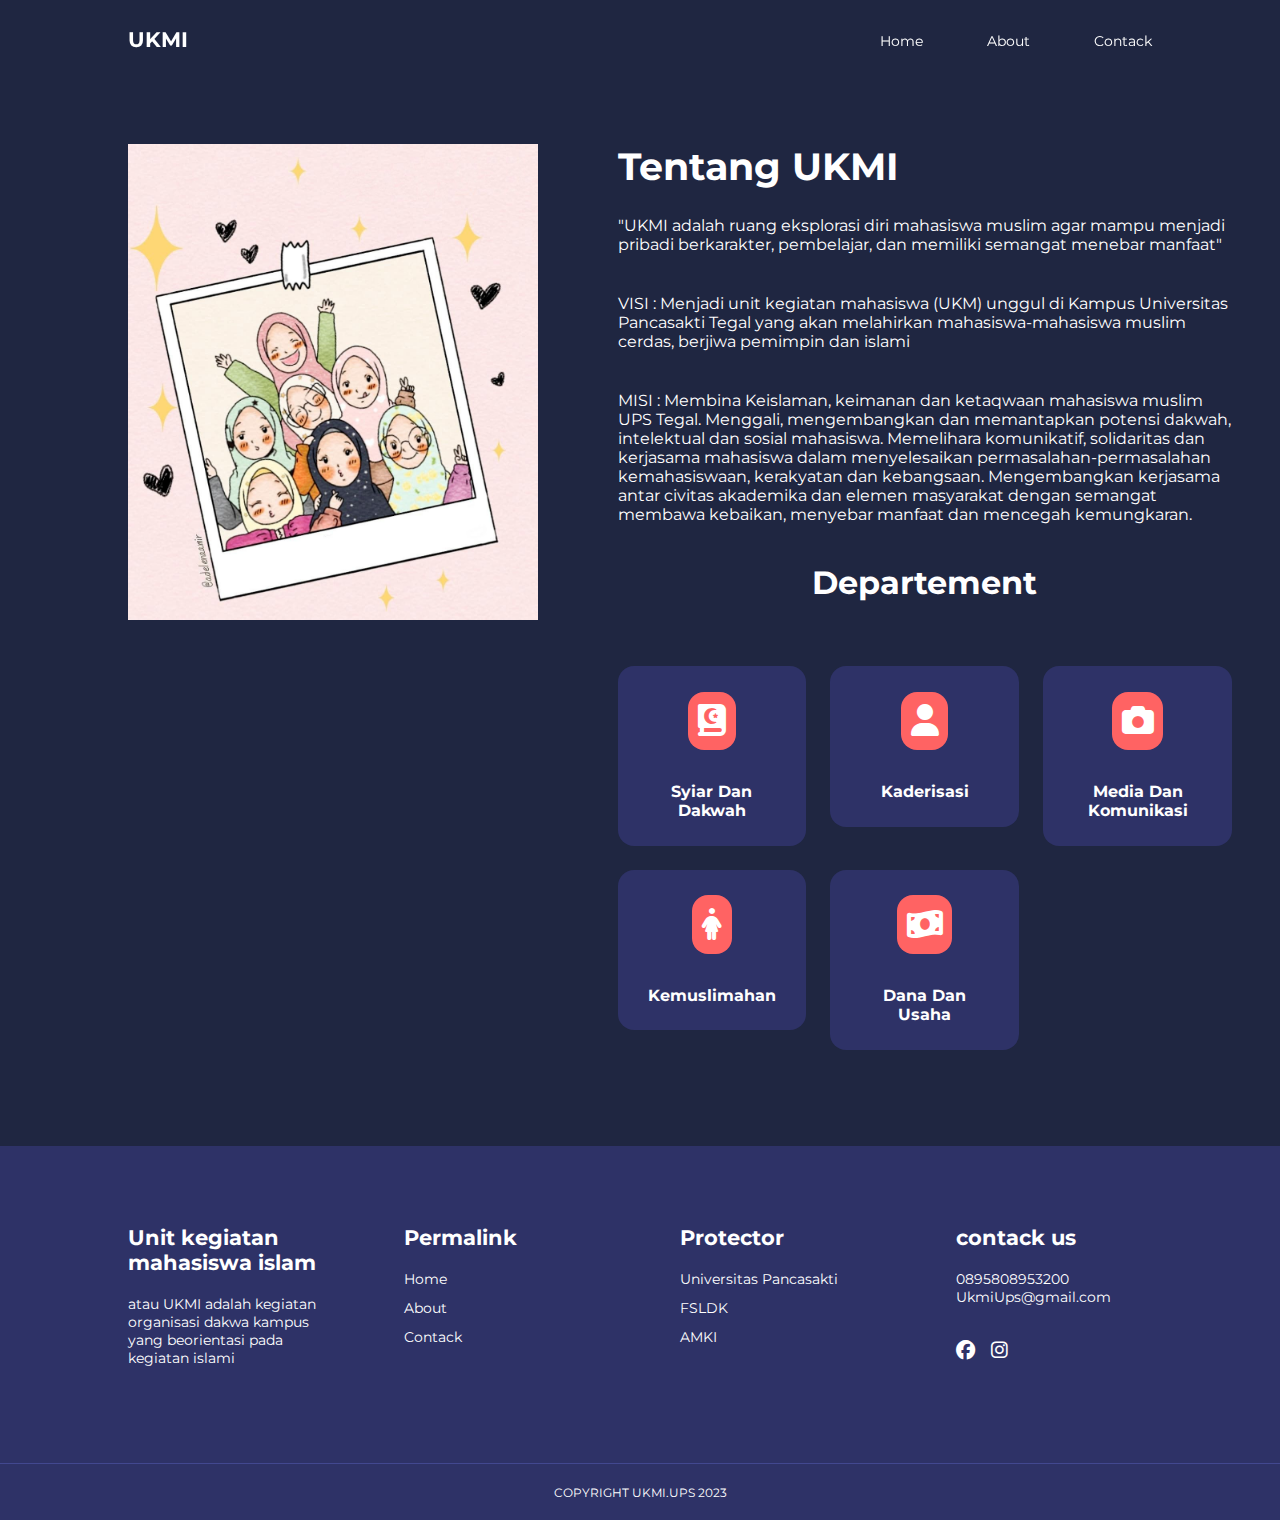
<file: about.html>
<!DOCTYPE html>
<html lang="en">
<head>
    <meta charset="UTF-8">
    <meta http-equiv="X-UA-Compatible" content="IE=edge">
    <meta name="viewport" content="width=device-width, initial-scale=1.0">
    <title>About</title>
    <link rel="stylesheet" href="./css/about.css">
    <link rel="stylesheet" href="./css/index.css">

    <!-- icon browser -->
    <link rel="icon" type="image/png" href="./img/ukmi.png">
    <!-- Untuk Internet Explorer 11 -->
    <link rel="shortcut icon" type="image/x-icon" href="./img/ukmi.ico">

    <!-- font awesome -->
    <link rel="stylesheet" href="https://cdnjs.cloudflare.com/ajax/libs/font-awesome/6.2.1/css/all.min.css">

    <!-- google font(monstsserat) -->
    <link rel="preconnect" href="https://fonts.googleapis.com">
    <link rel="preconnect" href="https://fonts.gstatic.com" crossorigin>
    <link href="https://fonts.googleapis.com/css2?family=Montserrat:wght@300;400;500;600;700;800;900&family=Passions+Conflict&display=swap" rel="stylesheet">

</head>
<body>
    <!-- =================== NAVBAR =================== -->
    <nav>
        <div class="container nav_container">
            <a href="index.html" class="nav-logo"><h4>UKMI</h4></a>
            <ul class="nav_menu">
                <li><a href="./index.html">Home</a></li>
                <li><a href="./about.html">About</a></li>
                <!-- <li><a href="./courses.html">Library</a></li> -->
                <li><a href="./contact.html">Contack</a></li>
            </ul>
            <button id="open-menu-btn"><i class="fa fa-bars"></i></button>
            <button id="close-menu-btn"><i class="fa fa-xmark"></i></button>
        </div>
    </nav>
    <!-- =================== END NAVBAR =================== -->


   <!-- =================== ACHEVMENT =================== -->
    <section class="about_achievements">
        <div class="container about_achievements-container">
            <div class="about_achievements-left">
                <img src="./img/album.png" alt="chibi2">
            </div>
              
            <div class="about_achievements-right">
                <h1>Tentang UKMI</h1>
                <p>"UKMI adalah ruang eksplorasi diri mahasiswa muslim agar mampu menjadi pribadi berkarakter, pembelajar, dan memiliki semangat menebar manfaat"</p>
                <p>
                    VISI : Menjadi unit kegiatan mahasiswa (UKM) unggul di Kampus Universitas Pancasakti Tegal yang akan melahirkan mahasiswa-mahasiswa muslim cerdas, berjiwa pemimpin dan islami
                </p>
                <p>
                    MISI : Membina Keislaman, keimanan dan ketaqwaan mahasiswa muslim UPS Tegal.
                    Menggali, mengembangkan dan memantapkan potensi dakwah, intelektual dan sosial mahasiswa.
                    Memelihara komunikatif, solidaritas dan kerjasama mahasiswa dalam menyelesaikan permasalahan-permasalahan kemahasiswaan, kerakyatan dan kebangsaan.
                    Mengembangkan kerjasama antar civitas akademika dan elemen masyarakat dengan semangat membawa kebaikan, menyebar manfaat dan mencegah kemungkaran.
                </p>

                <h2>Departement</h2>
                <a href="https://docs.google.com/forms/d/e/1FAIpQLSdmEU30zT59FjVkHE2YP4NYeH_ASYHn2OCoiwUHvZ9Fgi8-bg/viewform"><div class="achievements_cards">
                    <article class="achievement_card">
                        <span class="acievements_icon"><i class="fa-solid fa-book-quran"></i></span>
                        <h4>Syiar Dan Dakwah</h4>
                    </article>
                </a>
                <a href="https://docs.google.com/forms/d/e/1FAIpQLSdmEU30zT59FjVkHE2YP4NYeH_ASYHn2OCoiwUHvZ9Fgi8-bg/viewform">
                    <article class="achievement_card">
                        <span class="acievements_icon"><i class="fa-solid fa-user"></i></span>
                        <h4>Kaderisasi</h4>
                    </article>
                </a>

                <a href="https://docs.google.com/forms/d/e/1FAIpQLSdmEU30zT59FjVkHE2YP4NYeH_ASYHn2OCoiwUHvZ9Fgi8-bg/viewform">
                    <article class="achievement_card">
                        <span class="acievements_icon"><i class="fa-solid fa-camera"></i></span>
                        <h4>Media Dan Komunikasi</h4>
                    </article></a>
                </a>

                <a href="https://docs.google.com/forms/d/e/1FAIpQLSdmEU30zT59FjVkHE2YP4NYeH_ASYHn2OCoiwUHvZ9Fgi8-bg/viewform">
                    <article class="achievement_card">
                        <span class="acievements_icon"><i class="fa-solid fa-person-dress"></i></span>
                        <h4>Kemuslimahan</h4>
                        <div class="deskripsi">
                    </article>
                </a>

                <a href="https://docs.google.com/forms/d/e/1FAIpQLSdmEU30zT59FjVkHE2YP4NYeH_ASYHn2OCoiwUHvZ9Fgi8-bg/viewform">
                    <article class="achievement_card">
                        <span class="acievements_icon"><i class="fa-solid fa-money-bill-wave"></i></span>
                        <h4>Dana Dan Usaha</h4>
                    </article>
                </a>
                </div>
            </div>
        </div>
    </section>
    <!-- =================== END ACHIEVMEN =================== -->


    <!-- =================== FUTER ================== -->
    <footer>
        <div class="container footer_container">
            <div class="footer_1">
                <a href="" class="permalink"><h4>Unit kegiatan mahasiswa islam</h4></a>
                <p>atau UKMI adalah kegiatan organisasi dakwa kampus yang beorientasi pada kegiatan islami</p>
            </div>

            <div class="footer_2">
                <h4>Permalink</h4>
                <ul class="permalink">
                    <li><a href="index.html">Home</a></li>
                    <li><a href="about.html">About</a></li>
                    <!-- <li><a href="courses.html">Library</a></li> -->
                    <li><a href="contact.html">Contack</a></li>
                </ul>
            </div>

            <div class="footer_3">
                <h4>Protector</h4>
                <ul class="privacy">
                    <li><a href="https://www.upstegal.ac.id/">Universitas Pancasakti</a></li>
                    <li><a href="#">FSLDK</a></li>
                    <li><a href="https://amki.ac.id/">AMKI</a></li>
                </ul>
            </div>

            <div class="footer_4">
                <h4>contack us</h4>
                 <div>
                    <p>0895808953200</p>
                    <p>UkmiUps@gmail.com</p>
                 </div>

                 <ul class="footer_social">
                    <li>
                        <a href="https://www.facebook.com/share/g/qALXRLtwiM9miQgi/"><i class="fa-brands fa-facebook"></i></a>
                    </li>
                    <li>
                        <a href="https://www.instagram.com/ukmi_upstegal?utm_source=ig_web_button_share_sheet&igsh=ZDNlZDc0MzIxNw=="><i class="fa-brands fa-instagram"></i></a>
                    </li>                  
            </div>
        </div>
        <div class="footer_copyright">
            <small>COPYRIGHT UKMI.UPS 2023</small>
        </div>
    </footer>
<script src="index.js"></script>
</body>
</html>
</file>
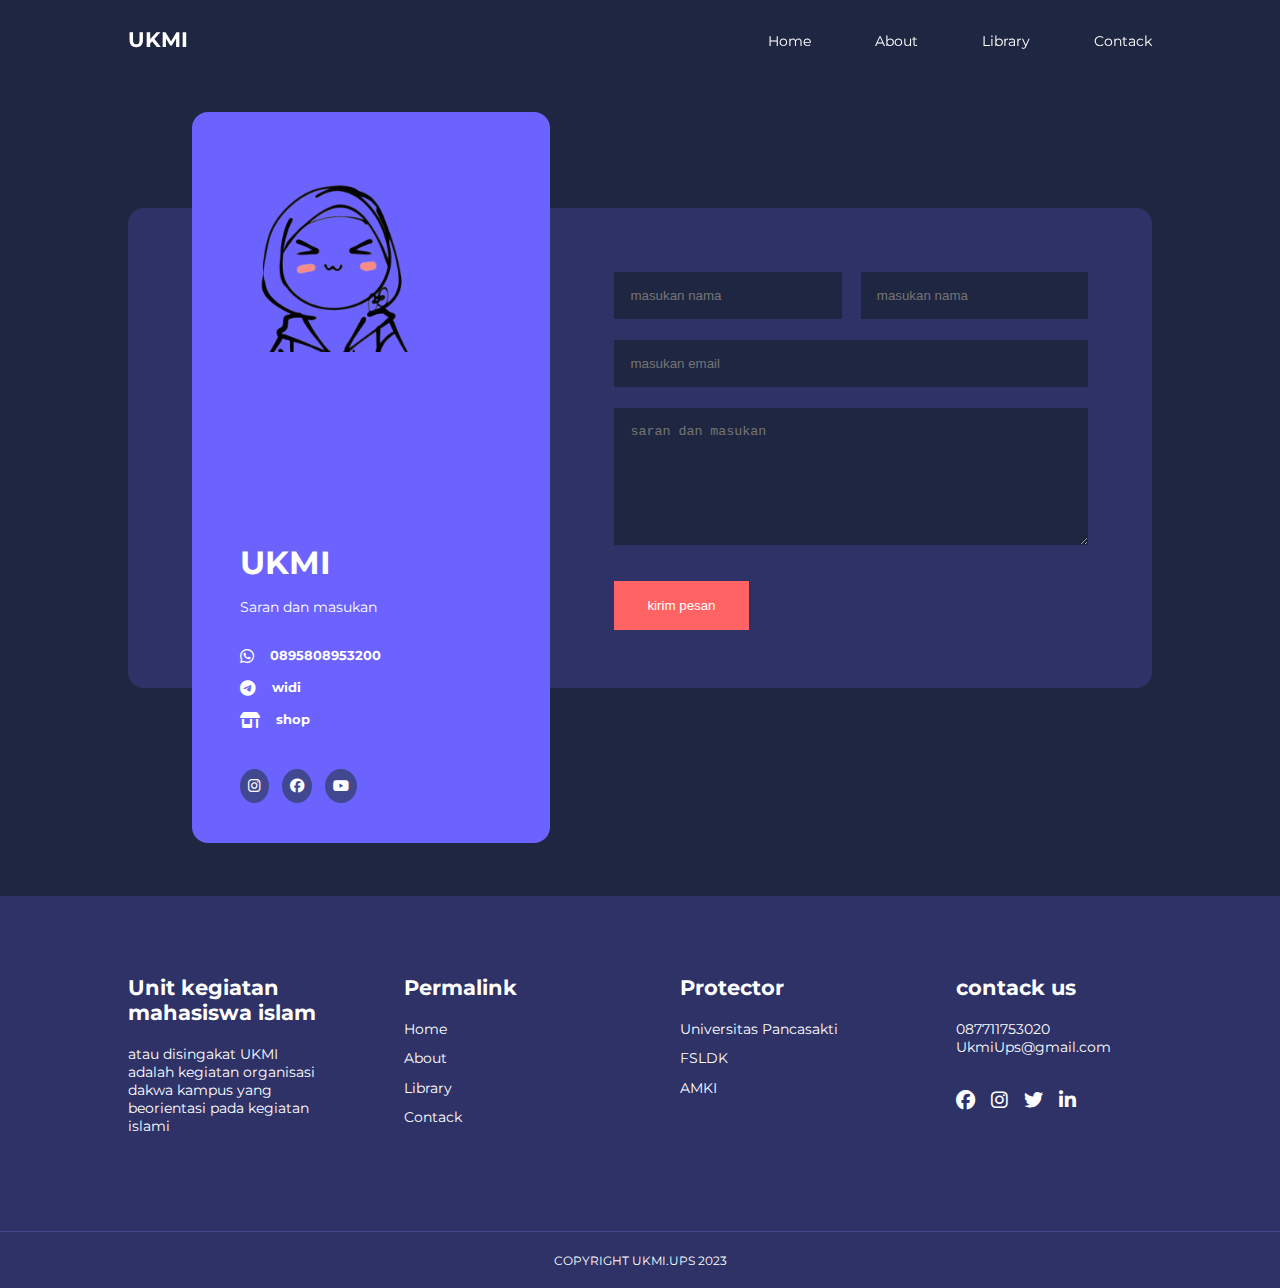
<file: contact.html>
<!DOCTYPE html>
<html lang="en">
<head>
    <meta charset="UTF-8">
    <meta http-equiv="X-UA-Compatible" content="IE=edge">
    <meta name="viewport" content="width=device-width, initial-scale=1.0">
    <title>Home</title>
    <link rel="stylesheet" href="./css/index.css">
    <link rel="stylesheet" href="./css/contact.css">

    <!-- font awesome -->
    <link rel="stylesheet" href="https://cdnjs.cloudflare.com/ajax/libs/font-awesome/6.2.1/css/all.min.css">

    <!-- google font(monstsserat) -->
    <link rel="preconnect" href="https://fonts.googleapis.com">
    <link rel="preconnect" href="https://fonts.gstatic.com" crossorigin>
    <link href="https://fonts.googleapis.com/css2?family=Montserrat:wght@300;400;500;600;700;800;900&family=Passions+Conflict&display=swap" rel="stylesheet">

</head>
<body>
    <!-- =================== NAVBAR =================== -->
    <nav>
        <div class="container nav_container">
            <a href="index.html" class="nav-logo"><h4>UKMI</h4></a>
            <ul class="nav_menu">
                <li><a href="./index.html">Home</a></li>
                <li><a href="./about.html">About</a></li>
                <li><a href="./courses.html">Library</a></li>
                <li><a href="./contact.html">Contack</a></li>
            </ul>
            <button id="open-menu-btn"><i class="fa fa-bars"></i></button>
            <button id="close-menu-btn"><i class="fa fa-xmark"></i></button>
        </div>
    </nav>
    <!-- =================== END NAVBAR =================== -->


    <section class="contact">
        <div class="container contact_container">
            <aside class="contact_aside">
                <div class="aside_img">
                    <img src="./img/contak-removebg-preview.png" alt="">
                </div>
                <h2>UKMI</h2>
                <p>Saran dan masukan</p>
                <ul class="contact_details">
                    <li>
                        <i class="fa-brands fa-whatsapp"></i>
                        <h5>0895808953200</h5>
                    </li>
                    <li>
                        <i class="fa-brands fa-telegram"></i>
                        <h5>widi</h5>
                    </li>
                    <li>
                        <i class="fa-solid fa-shop"></i>
                        <h5>shop</h5>
                    </li>
                </ul>
                <ul class="contact_socials">
                    <li><a href="#"><i class="fa-brands fa-instagram"></i></a></li>
                    <li><a href="#"><i class="fa-brands fa-facebook"></i></a></li>
                    <li><a href="#"><i class="fa-brands fa-youtube"></i></a></li>
                </ul>
            </aside>



            <form class="contact_form">
                <div class="form_name">
                    <input type="text" name="Frish Name" placeholder="masukan nama" required>
                    <input type="text" name="Last Name" placeholder="masukan nama" required>
                </div>
                <input type="email" name="Email Address" placeholder="masukan email" required>
                <textarea name="Massage" rows="7" placeholder="saran dan masukan" required></textarea>
                <button type="submit" class="btn btn-primary">kirim pesan</button>
            </form>
        </div>
    </section>

        <!-- =================== FUTER ================== -->
        <footer>
            <div class="container footer_container">
                <div class="footer_1">
                    <a href="" class="permalink"><h4>Unit kegiatan mahasiswa islam</h4></a>
                    <p>atau disingakat UKMI adalah kegiatan organisasi dakwa kampus yang beorientasi pada kegiatan islami</p>
                </div>
    
                <div class="footer_2">
                    <h4>Permalink</h4>
                    <ul class="permalink">
                        <li><a href="index.html">Home</a></li>
                        <li><a href="about.html">About</a></li>
                        <li><a href="courses.html">Library</a></li>
                        <li><a href="contact.html">Contack</a></li>
                    </ul>
                </div>
    
                <div class="footer_3">
                    <h4>Protector</h4>
                    <ul class="privacy">
                        <li><a href="https://www.upstegal.ac.id/">Universitas Pancasakti</a></li>
                        <li><a href="#">FSLDK</a></li>
                        <li><a href="https://amki.ac.id/">AMKI</a></li>
                    </ul>
                </div>
    
                <div class="footer_4">
                    <h4>contack us</h4>
                     <div>
                        <p>087711753020</p>
                        <p>UkmiUps@gmail.com</p>
                     </div>
    
                     <ul class="footer_social">
                        <li>
                            <a href=""><i class="fa-brands fa-facebook"></i></a>
                        </li>
                        <li>
                            <a href=""><i class="fa-brands fa-instagram"></i></a>
                        </li>
                        <li>
                            <a href=""><i class="fa-brands fa-twitter"></i></a>
                        </li>
                        <li>
                            <a href=""><i class="fa-brands fa-linkedin-in"></i></a>
                        </li>
                     </ul>                  
                </div>
            </div>
            <div class="footer_copyright">
                <small>COPYRIGHT UKMI.UPS 2023</small>
            </div>
        </footer>
    <script src="index.js"></script>
    </body>
    </html>
</file>
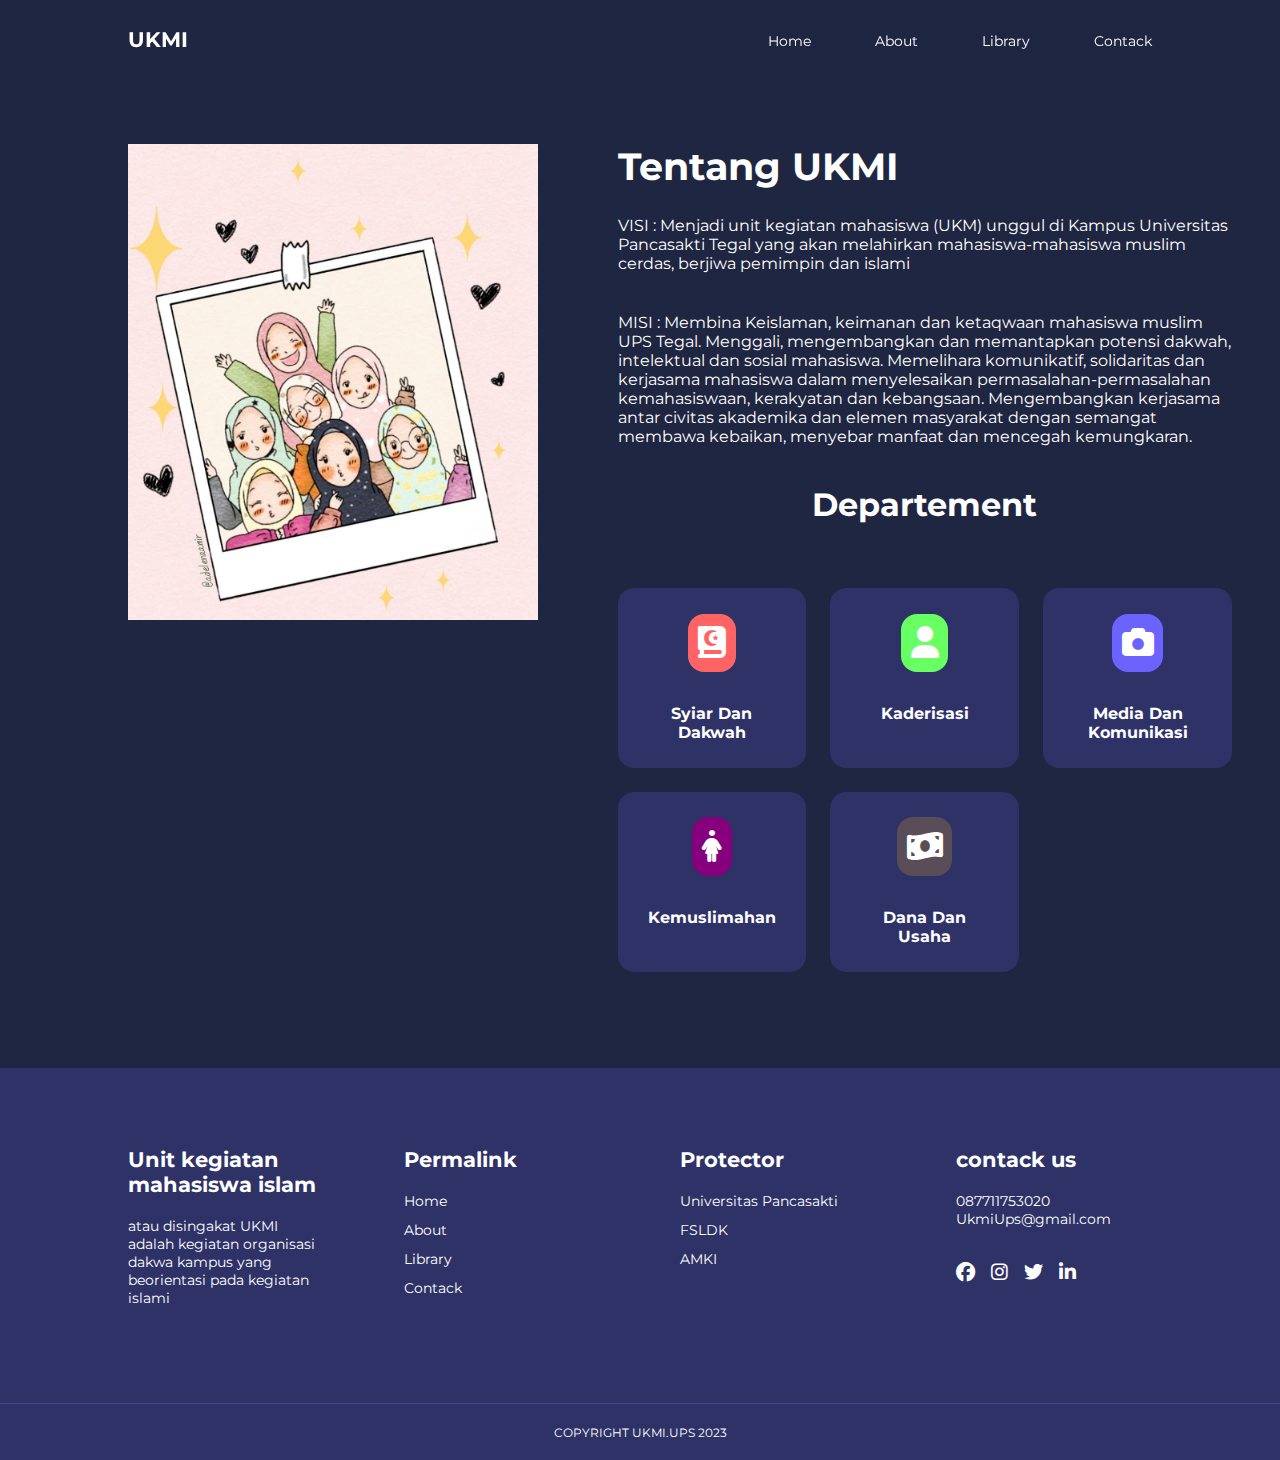
<file: cooba.html>
<!DOCTYPE html>
<html lang="en">
<head>
    <meta charset="UTF-8">
    <meta http-equiv="X-UA-Compatible" content="IE=edge">
    <meta name="viewport" content="width=device-width, initial-scale=1.0">
    <title>Home</title>
    <link rel="stylesheet" href="../css/index.css">
    <link rel="stylesheet" href="./css/about.css">

    <!-- icon browser -->
    <link rel="icon" type="image/png" href="./img/ukmi.png">
    <!-- Untuk Internet Explorer 11 -->
    <link rel="shortcut icon" type="image/x-icon" href="./img/ukmi.ico">

    <!-- font awesome -->
    <link rel="stylesheet" href="https://cdnjs.cloudflare.com/ajax/libs/font-awesome/6.2.1/css/all.min.css">

    <!-- google font(monstsserat) -->
    <link rel="preconnect" href="https://fonts.googleapis.com">
    <link rel="preconnect" href="https://fonts.gstatic.com" crossorigin>
    <link href="https://fonts.googleapis.com/css2?family=Montserrat:wght@300;400;500;600;700;800;900&family=Passions+Conflict&display=swap" rel="stylesheet">

    <!-- swiper js -->
    <link
  rel="stylesheet" href="https://cdn.jsdelivr.net/npm/swiper@9/swiper-bundle.min.css"/>
</head>
<body>
    <!-- =================== NAVBAR =================== -->
    <nav>
        <div class="container nav_container">
            <a href="index.html" class="nav-logo"><h4>UKMI</h4></a>
            <ul class="nav_menu">
                <li><a href="./index.html">Home</a></li>
                <li><a href="./about.html">About</a></li>
                <li><a href="./courses.html">Library</a></li>
                <li><a href="./contact.html">Contack</a></li>
            </ul>
            <button id="open-menu-btn"><i class="fa fa-bars"></i></button>
            <button id="close-menu-btn"><i class="fa fa-xmark"></i></button>
        </div>
    </nav>
    <!-- =================== END NAVBAR =================== -->


   <!-- =================== ACHEVMENT =================== -->
    <section class="about_achievements">
        <div class="container about_achievements-container">
            <div class="about_achievements-left">
                <img src="./img/album.png" alt="chibi2">
            </div>
            <div class="about_achievements-right">
                <h1>Tentang UKMI</h1>
                <p>
                    VISI : Menjadi unit kegiatan mahasiswa (UKM) unggul di Kampus Universitas Pancasakti Tegal yang akan melahirkan mahasiswa-mahasiswa muslim cerdas, berjiwa pemimpin dan islami
                </p>
                <p>
                    MISI : Membina Keislaman, keimanan dan ketaqwaan mahasiswa muslim UPS Tegal.
                    Menggali, mengembangkan dan memantapkan potensi dakwah, intelektual dan sosial mahasiswa.
                    Memelihara komunikatif, solidaritas dan kerjasama mahasiswa dalam menyelesaikan permasalahan-permasalahan kemahasiswaan, kerakyatan dan kebangsaan.
                    Mengembangkan kerjasama antar civitas akademika dan elemen masyarakat dengan semangat membawa kebaikan, menyebar manfaat dan mencegah kemungkaran.
                </p>

                <h2>Departement</h2>
                <div class="achievements_cards">
                    <article class="achievement_card">
                        <span class="acievements_icon"><i class="fa-solid fa-book-quran"></i></span>
                        <h4>Syiar Dan Dakwah</h4>
                        <div class="deskripsi">
                            <p>Syiar dan dakwah adalah Departement yang lebih fokus untuk mengajak kepada umat islam untuk lebih mendakatkan diri kepada Allah dalam bentuk pengetahuan dan hiburan</p>
                            <p>Benefit :</p>
                            <p>- pengetahuan keagamaan <br>
                            - relasi dengan orang berilmu <br>
                            - menguasai seni islami</p>
                        </div>
                    </article>

                    <article class="achievement_card">
                        <span class="acievements_icon"><i class="fa-solid fa-user"></i></span>
                        <h4>Kaderisasi</h4>
                        <div class="deskripsi">
                            <p>Kaderisasi adalah Departement yang fokus untuk membina para kader dalam sebuah oraganisasi</p>
                            <p>Benefit :</p>
                            <p>- publick speaking <br>
                            - skill yang dapat di gunakan di luar organisasi <br>
                            - menagement anggota</p>
                        </div>
                    </article>

                    <article class="achievement_card">
                        <span class="acievements_icon"><i class="fa-solid fa-camera"></i></span>
                        <h4>Media Dan Komunikasi</h4>
                        <div class="deskripsi">
                            <p>Media dan komunikasi adalah departement yang bergerak dalam bidang fotografy dan editing selain itu medkom juga bergerak untuk menjalin komunikasi dalam dunia maya</p>
                            <p>Benefit :</p>
                            <p>- basic skill editing <br>
                            - basic skill fotografy <br>
                            - content creator inspiration</p>
                        </div>
                    </article>

                    <article class="achievement_card">
                        <span class="acievements_icon"><i class="fa-solid fa-person-dress"></i></span>
                        <h4>Kemuslimahan</h4>
                        <div class="deskripsi">
                            <p>Kemuslimahan adalah departement paling spesial diantara yang lainya karena hanya berisi perempuan, departement ini fokus untuk meningkatkan basic skill perempuan</p>
                            <p>Benefit :</p>
                            <p>- soft skill perempuan<br>
                            - relasi antar perempuan <br>
                            - pengetahuan tentang perempuan</p>
                        </div>
                    </article>

                    <article class="achievement_card">
                        <span class="acievements_icon"><i class="fa-solid fa-money-bill-wave"></i></span>
                        <h4>Dana Dan Usaha</h4>
                        <div class="deskripsi">
                            <p>Dana dan usaha adalah departement yang bergerak dalam bidang kewirausahaan</p>
                            <p>Benefit :</p>
                            <p>- ide bisnis <br>
                            - skill kewirausahaan <br>
                            - menejement keuangan dan resiko</p>
                        </div>
                    </article>

                </div>
            </div>
        </div>
    </section>
    <!-- =================== END ACHIEVMEN =================== -->


    <!-- =================== FUTER ================== -->
    <footer>
        <div class="container footer_container">
            <div class="footer_1">
                <a href="" class="permalink"><h4>Unit kegiatan mahasiswa islam</h4></a>
                <p>atau disingakat UKMI adalah kegiatan organisasi dakwa kampus yang beorientasi pada kegiatan islami</p>
            </div>

            <div class="footer_2">
                <h4>Permalink</h4>
                <ul class="permalink">
                    <li><a href="index.html">Home</a></li>
                    <li><a href="about.html">About</a></li>
                    <li><a href="courses.html">Library</a></li>
                    <li><a href="contact.html">Contack</a></li>
                </ul>
            </div>

            <div class="footer_3">
                <h4>Protector</h4>
                <ul class="privacy">
                    <li><a href="https://www.upstegal.ac.id/">Universitas Pancasakti</a></li>
                    <li><a href="#">FSLDK</a></li>
                    <li><a href="https://amki.ac.id/">AMKI</a></li>
                </ul>
            </div>

            <div class="footer_4">
                <h4>contack us</h4>
                 <div>
                    <p>087711753020</p>
                    <p>UkmiUps@gmail.com</p>
                 </div>

                 <ul class="footer_social">
                    <li>
                        <a href=""><i class="fa-brands fa-facebook"></i></a>
                    </li>
                    <li>
                        <a href=""><i class="fa-brands fa-instagram"></i></a>
                    </li>
                    <li>
                        <a href=""><i class="fa-brands fa-twitter"></i></a>
                    </li>
                    <li>
                        <a href=""><i class="fa-brands fa-linkedin-in"></i></a>
                    </li>
                 </ul>                  
            </div>
        </div>
        <div class="footer_copyright">
            <small>COPYRIGHT UKMI.UPS 2023</small>
        </div>
    </footer>
<script src="index.js"></script>
</body>
</html>
</file>
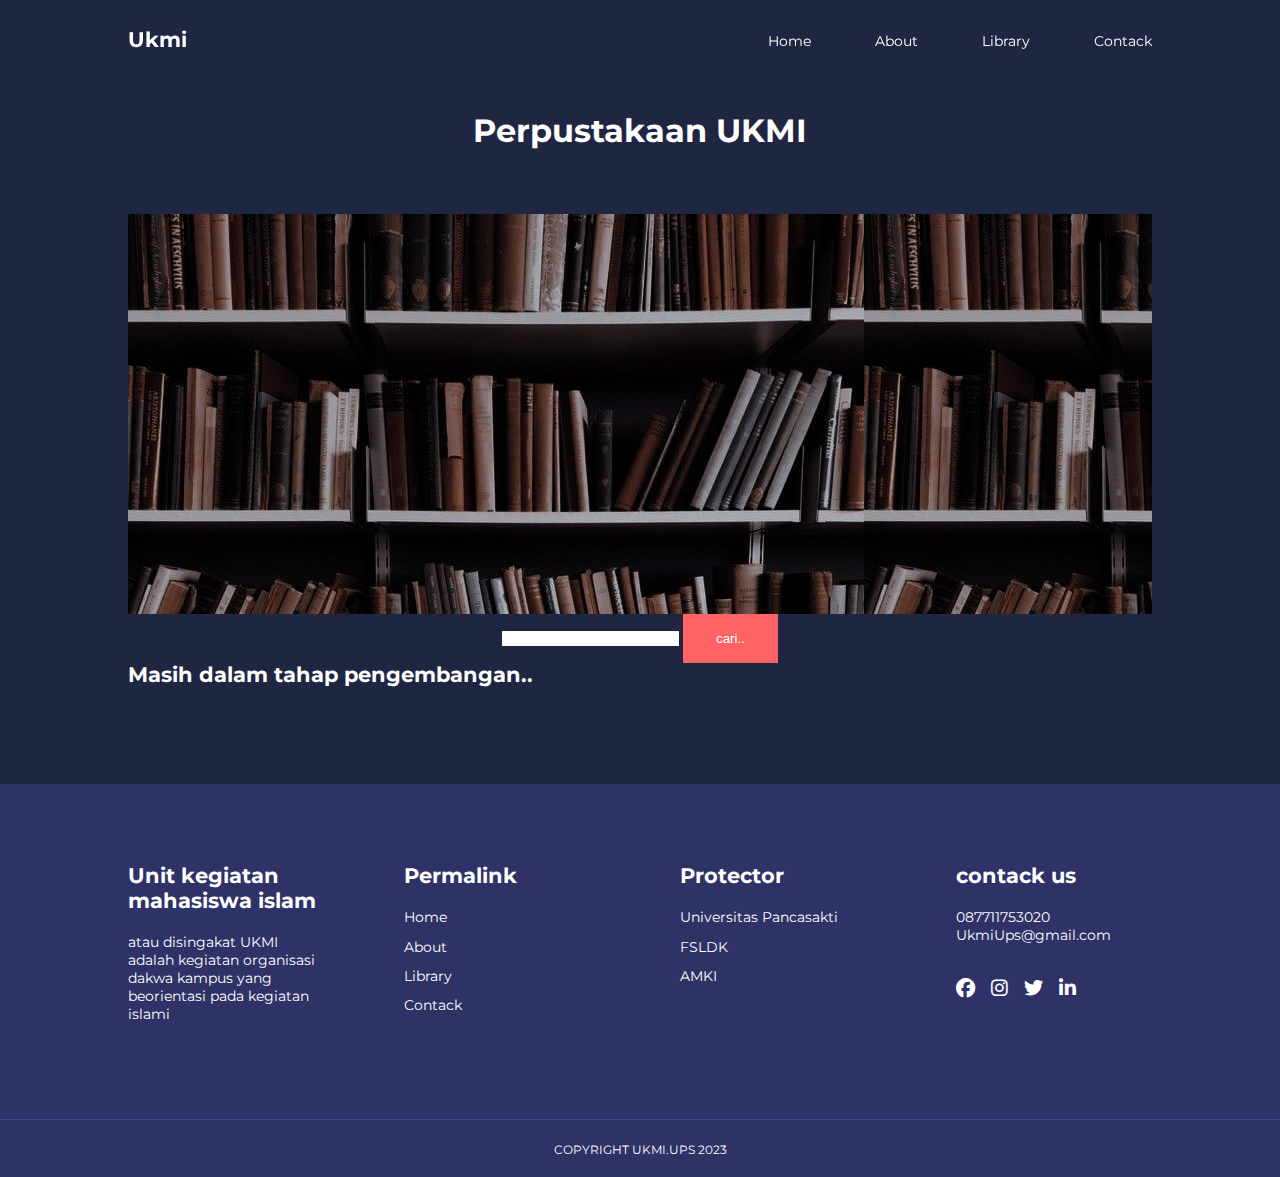
<file: courses.html>
<!DOCTYPE html>
<html lang="en">
<head>
    <meta charset="UTF-8">
    <meta http-equiv="X-UA-Compatible" content="IE=edge">
    <meta name="viewport" content="width=device-width, initial-scale=1.0">
    <title>Home</title>
    <link rel="stylesheet" href="./css/index.css">
    <link rel="stylesheet" href="./css/courses.css">

    <!-- font awesome -->
    <link rel="stylesheet" href="https://cdnjs.cloudflare.com/ajax/libs/font-awesome/6.2.1/css/all.min.css">

    <!-- google font(monstsserat) -->
    <link rel="preconnect" href="https://fonts.googleapis.com">
    <link rel="preconnect" href="https://fonts.gstatic.com" crossorigin>
    <link href="https://fonts.googleapis.com/css2?family=Montserrat:wght@300;400;500;600;700;800;900&family=Passions+Conflict&display=swap" rel="stylesheet">

    <!-- swiper js -->
    <link
  rel="stylesheet" href="https://cdn.jsdelivr.net/npm/swiper@9/swiper-bundle.min.css"/>
</head>
<body>
    <!-- =================== NAVBAR =================== -->
    <nav>
        <div class="container nav_container">
            <a href="index.html" class="nav-logo"><h4>Ukmi</h4></a>
            <ul class="nav_menu">
                <li><a href="./index.html">Home</a></li>
                <li><a href="./about.html">About</a></li>
                <li><a href="./courses.html">Library</a></li>
                <li><a href="./contact.html">Contack</a></li>
            </ul>
            <button id="open-menu-btn"><i class="fa fa-bars"></i></button>
            <button id="close-menu-btn"><i class="fa fa-xmark"></i></button>
        </div>
    </nav>
    <!-- =================== END NAVBAR =================== -->



        <!-- =================== LIBRARY ================== -->
        <section class="library">
            <div class="container library_container">
                <h2>Perpustakaan UKMI</h2>
                <div class="library_img">
                    <div class="library_text">
                        <h3></h3>
                        <p></p>
                    </div>
                </div>
                <div class="search">
                    <input type="text" name="buku" id="search_text" >
                    <button type="submit" id="entok" class="btn btn-primary">cari..</button>
                </div>

                <div id="ilb_content" class="library_content">
                    <h4>Masih dalam tahap pengembangan..</h4>
                    <!-- <div class="popup-container">
                        <div class="popup-content">
                          <h2>Buku Favorit</h2>
                          <div class="book">
                            <img src="book-image.jpg" alt="Book Image">
                            <div class="book-info">
                              <h3>Judul Buku</h3>
                              <p>Deskripsi singkat tentang buku ini.</p>
                            </div>
                          </div>
                          <button class="close-btn">Tutup</button>
                        </div>
                      </div>
                </div> -->
            </div> 
        </section>
    
        <!-- =================== END LIBDRARY ================== -->









    
       


        <!-- =================== FUTER ================== -->
        <footer>
            <div class="container footer_container">
                <div class="footer_1">
                    <a href="" class="permalink"><h4>Unit kegiatan mahasiswa islam</h4></a>
                    <p>atau disingakat UKMI adalah kegiatan organisasi dakwa kampus yang beorientasi pada kegiatan islami</p>
                </div>
    
                <div class="footer_2">
                    <h4>Permalink</h4>
                    <ul class="permalink">
                        <li><a href="index.html">Home</a></li>
                        <li><a href="about.html">About</a></li>
                        <li><a href="courses.html">Library</a></li>
                        <li><a href="contact.html">Contack</a></li>
                    </ul>
                </div>
    
                <div class="footer_3">
                    <h4>Protector</h4>
                    <ul class="privacy">
                        <li><a href="https://www.upstegal.ac.id/">Universitas Pancasakti</a></li>
                        <li><a href="#">FSLDK</a></li>
                        <li><a href="https://amki.ac.id/">AMKI</a></li>
                    </ul>
                </div>
    
                <div class="footer_4">
                    <h4>contack us</h4>
                     <div>
                        <p>087711753020</p>
                        <p>UkmiUps@gmail.com</p>
                     </div>
    
                     <ul class="footer_social">
                        <li>
                            <a href=""><i class="fa-brands fa-facebook"></i></a>
                        </li>
                        <li>
                            <a href=""><i class="fa-brands fa-instagram"></i></a>
                        </li>
                        <li>
                            <a href=""><i class="fa-brands fa-twitter"></i></a>
                        </li>
                        <li>
                            <a href=""><i class="fa-brands fa-linkedin-in"></i></a>
                        </li>
                     </ul>                  
                </div>
            </div>
            <div class="footer_copyright">
                <small>COPYRIGHT UKMI.UPS 2023</small>
            </div>
        </footer>
    <!-- Jquery -->
    <script src="https://code.jquery.com/jquery-3.6.4.js" integrity="sha256-a9jBBRygX1Bh5lt8GZjXDzyOB+bWve9EiO7tROUtj/E=" crossorigin="anonymous"></script>
    <script src="index.js"></script>
    </body>
    </html>
</file>
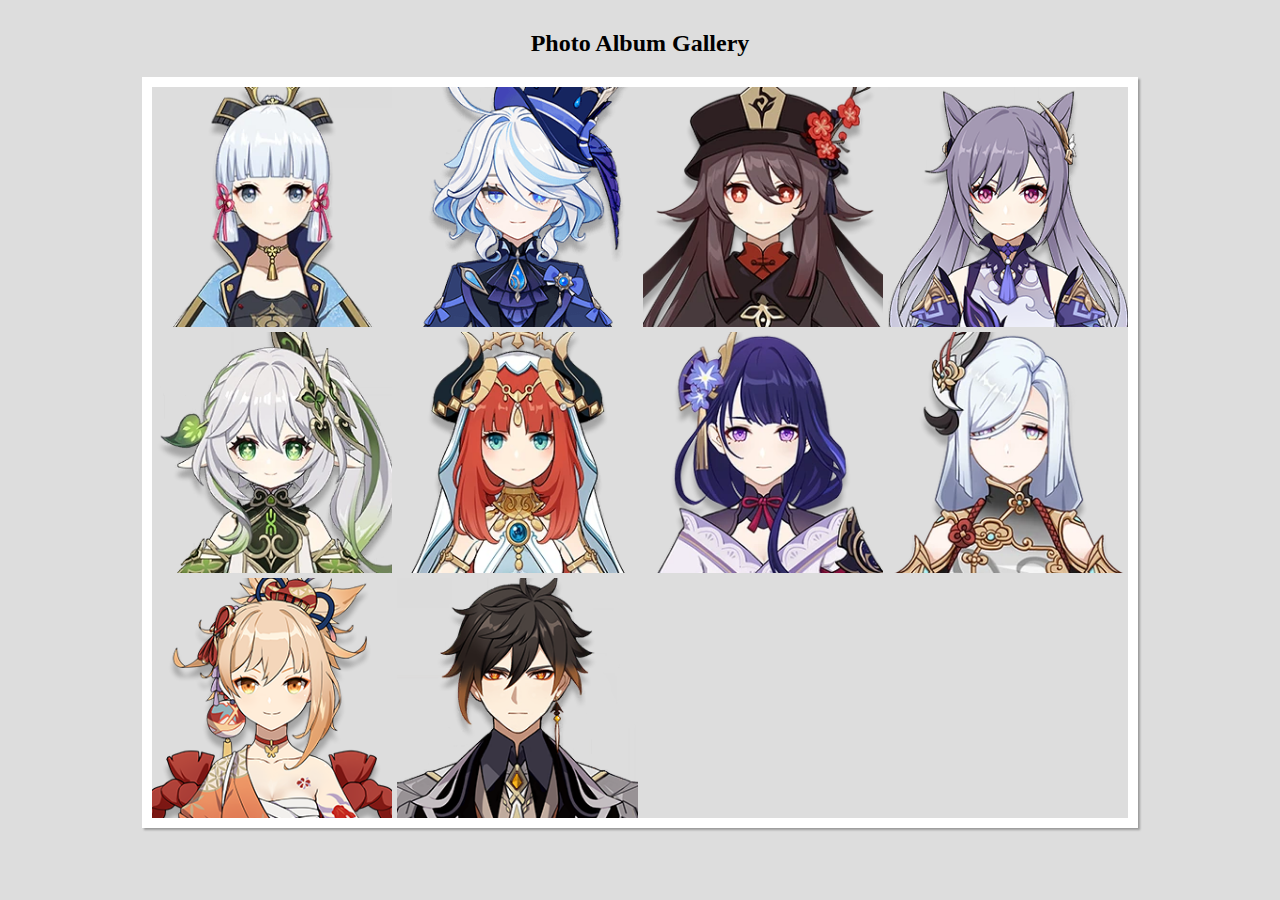
<file: sub/coba.html>
<!DOCTYPE html>
<html lang="en">
<head>
    <meta charset="UTF-8">
    <meta name="viewport" content="width=device-width, initial-scale=1.0">
    <title>Photo Album Gallery</title>
    <link rel="stylesheet" href="./css/coba.css">
</head>
<body>

    <h2>Photo Album Gallery</h2>

    <div class="container">
        <ul class="galery">
            <li><img src="../img/ayaka.webp" alt=""></li>
            <li><img src="../img/furina.png" alt=""></li>
            <li><img src="../img/hutao.webp" alt=""></li>
            <li><img src="../img/keqing.webp" alt=""></li>
            <li><img src="../img/nahida.webp" alt=""></li>
            <li><img src="../img/nilou.webp" alt=""></li>
            <li><img src="../img/raiden.webp" alt=""></li>
            <li><img src="../img/senhe.webp" alt=""></li>
            <li><img src="../img/yoimiya.png" alt=""></li>
            <li><img src="../img/zongli.png" alt=""></li>
        </ul>
    </div>

</body>
</html>
</file>
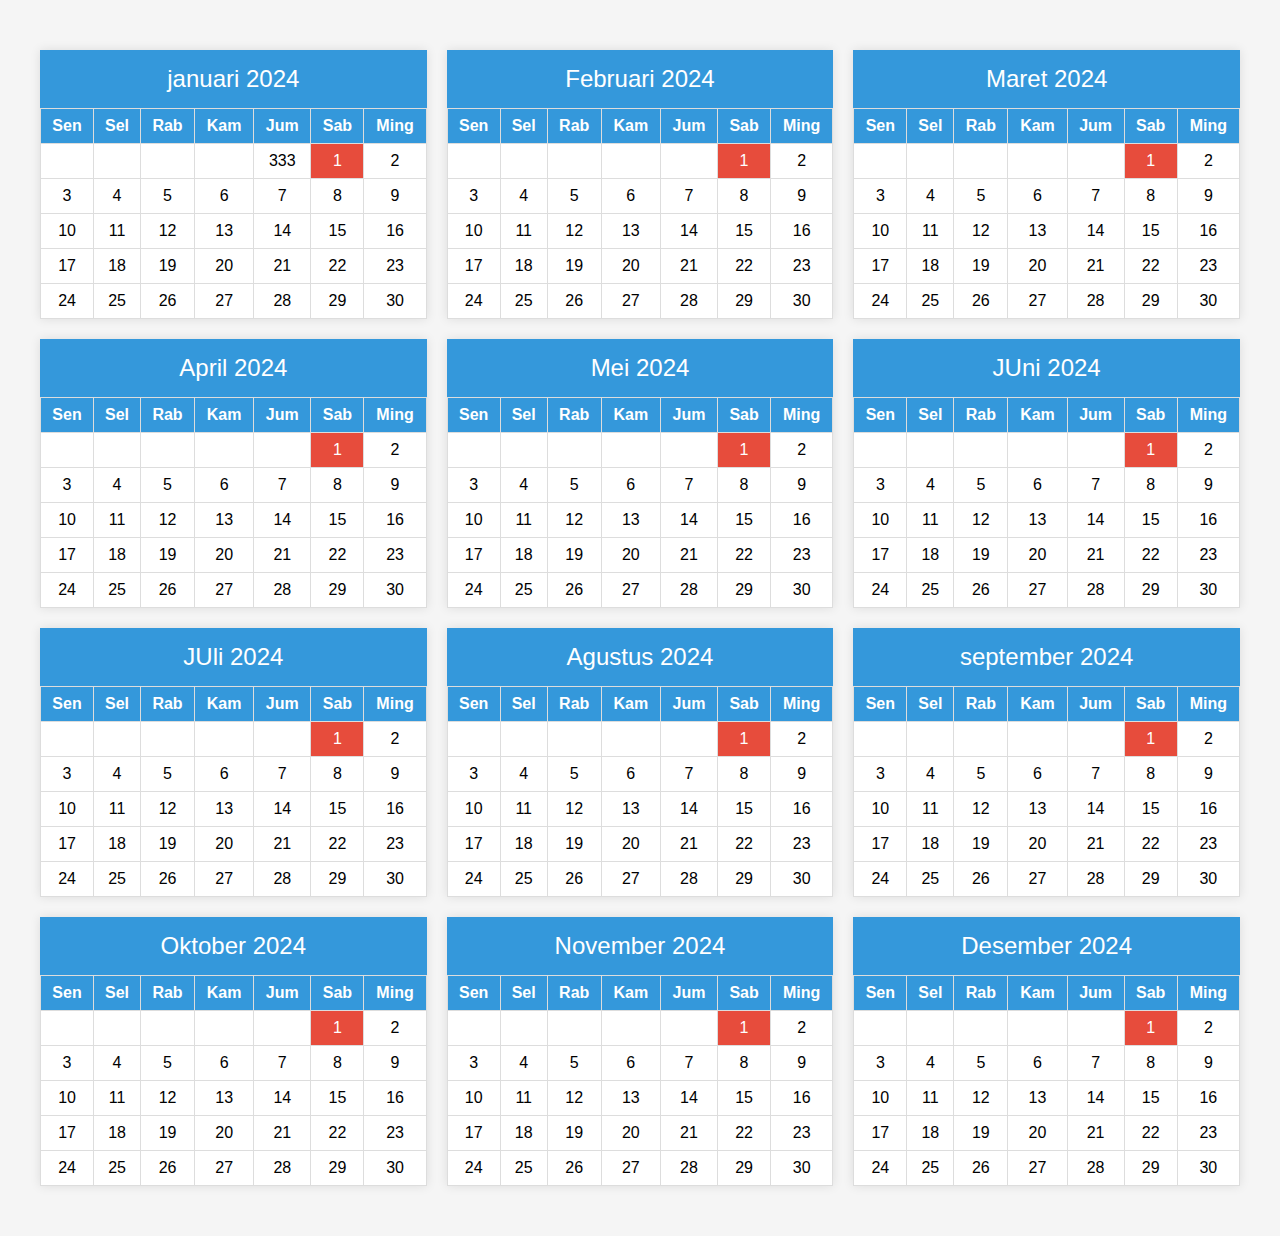
<file: sub/dokumentasi.html>
<!DOCTYPE html>
<html lang="en">
<head>
    <meta charset="UTF-8">
    <meta name="viewport" content="width=device-width, initial-scale=1.0">
    <link rel="stylesheet" href="./css/tes.css">
    <title>Event Calendar</title>
</head>
<body>
  <div class="calendar-container">
      <div class="calendar">
        <div class="header">januari 2024</div>
        <table>
            <thead>
                <tr>
                    <th>Sen</th>
                    <th>Sel</th>
                    <th>Rab</th>
                    <th>Kam</th>
                    <th>Jum</th>
                    <th>Sab</th>
                    <th>Ming</th>
                </tr>
            </thead>
            <tbody>
                <tr>
                    <td></td>
                    <td></td>
                    <td></td>
                    <td></td>
                    <td>333</td>
                    <td class="event">1 <span class="event-info">Hari Libur</span></td>
                    <td>2</td>
                </tr>
                <tr>
                    <td>3</td>
                    <td>4</td>
                    <td>5</td>
                    <td>6</td>
                    <td>7</td>
                    <td>8</td>
                    <td>9</td>
                </tr>
                <tr>
                    <td>10</td>
                    <td>11</td>
                    <td>12</td>
                    <td>13</td>
                    <td>14</td>
                    <td>15</td>
                    <td>16</td>
                </tr>
                <tr>
                    <td>17</td>
                    <td>18</td>
                    <td>19</td>
                    <td>20</td>
                    <td>21</td>
                    <td>22</td>
                    <td>23</td>
                </tr>
                <tr>
                    <td>24</td>
                    <td>25</td>
                    <td>26</td>
                    <td>27</td>
                    <td>28</td>
                    <td>29</td>
                    <td>30</td>
                </tr>
            </tbody>
        </table>
    </div>

    <div class="calendar">
        <div class="header">Februari 2024</div>
        <table>
            <thead>
                <tr>
                    <th>Sen</th>
                    <th>Sel</th>
                    <th>Rab</th>
                    <th>Kam</th>
                    <th>Jum</th>
                    <th>Sab</th>
                    <th>Ming</th>
                </tr>
            </thead>
            <tbody>
                <tr>
                    <td></td>
                    <td></td>
                    <td></td>
                    <td></td>
                    <td></td>
                    <td class="event">1 <span class="event-info">Hari Libur</span></td>
                    <td>2</td>
                </tr>
                <tr>
                    <td>3</td>
                    <td>4</td>
                    <td>5</td>
                    <td>6</td>
                    <td>7</td>
                    <td>8</td>
                    <td>9</td>
                </tr>
                <tr>
                    <td>10</td>
                    <td>11</td>
                    <td>12</td>
                    <td>13</td>
                    <td>14</td>
                    <td>15</td>
                    <td>16</td>
                </tr>
                <tr>
                    <td>17</td>
                    <td>18</td>
                    <td>19</td>
                    <td>20</td>
                    <td>21</td>
                    <td>22</td>
                    <td>23</td>
                </tr>
                <tr>
                    <td>24</td>
                    <td>25</td>
                    <td>26</td>
                    <td>27</td>
                    <td>28</td>
                    <td>29</td>
                    <td>30</td>
                </tr>
            </tbody>
        </table>
    </div>

    <div class="calendar">
      <div class="header">Maret 2024</div>
      <table>
          <thead>
              <tr>
                  <th>Sen</th>
                  <th>Sel</th>
                  <th>Rab</th>
                  <th>Kam</th>
                  <th>Jum</th>
                  <th>Sab</th>
                  <th>Ming</th>
              </tr>
          </thead>
          <tbody>
              <tr>
                  <td></td>
                  <td></td>
                  <td></td>
                  <td></td>
                  <td></td>
                  <td class="event">1 <span class="event-info">Hari Libur</span></td>
                  <td>2</td>
              </tr>
              <tr>
                  <td>3</td>
                  <td>4</td>
                  <td>5</td>
                  <td>6</td>
                  <td>7</td>
                  <td>8</td>
                  <td>9</td>
              </tr>
              <tr>
                  <td>10</td>
                  <td>11</td>
                  <td>12</td>
                  <td>13</td>
                  <td>14</td>
                  <td>15</td>
                  <td>16</td>
              </tr>
              <tr>
                  <td>17</td>
                  <td>18</td>
                  <td>19</td>
                  <td>20</td>
                  <td>21</td>
                  <td>22</td>
                  <td>23</td>
              </tr>
              <tr>
                  <td>24</td>
                  <td>25</td>
                  <td>26</td>
                  <td>27</td>
                  <td>28</td>
                  <td>29</td>
                  <td>30</td>
              </tr>
          </tbody>
      </table>
  </div>

  <div class="calendar">
    <div class="header">April 2024</div>
    <table>
        <thead>
            <tr>
                <th>Sen</th>
                <th>Sel</th>
                <th>Rab</th>
                <th>Kam</th>
                <th>Jum</th>
                <th>Sab</th>
                <th>Ming</th>
            </tr>
        </thead>
        <tbody>
            <tr>
                <td></td>
                <td></td>
                <td></td>
                <td></td>
                <td></td>
                <td class="event">1 <span class="event-info">Hari Libur</span></td>
                <td>2</td>
            </tr>
            <tr>
                <td>3</td>
                <td>4</td>
                <td>5</td>
                <td>6</td>
                <td>7</td>
                <td>8</td>
                <td>9</td>
            </tr>
            <tr>
                <td>10</td>
                <td>11</td>
                <td>12</td>
                <td>13</td>
                <td>14</td>
                <td>15</td>
                <td>16</td>
            </tr>
            <tr>
                <td>17</td>
                <td>18</td>
                <td>19</td>
                <td>20</td>
                <td>21</td>
                <td>22</td>
                <td>23</td>
            </tr>
            <tr>
                <td>24</td>
                <td>25</td>
                <td>26</td>
                <td>27</td>
                <td>28</td>
                <td>29</td>
                <td>30</td>
            </tr>
        </tbody>
    </table>
</div>

<div class="calendar">
  <div class="header">Mei 2024</div>
  <table>
      <thead>
          <tr>
              <th>Sen</th>
              <th>Sel</th>
              <th>Rab</th>
              <th>Kam</th>
              <th>Jum</th>
              <th>Sab</th>
              <th>Ming</th>
          </tr>
      </thead>
      <tbody>
          <tr>
              <td></td>
              <td></td>
              <td></td>
              <td></td>
              <td></td>
              <td class="event">1 <span class="event-info">Hari Libur</span></td>
              <td>2</td>
          </tr>
          <tr>
              <td>3</td>
              <td>4</td>
              <td>5</td>
              <td>6</td>
              <td>7</td>
              <td>8</td>
              <td>9</td>
          </tr>
          <tr>
              <td>10</td>
              <td>11</td>
              <td>12</td>
              <td>13</td>
              <td>14</td>
              <td>15</td>
              <td>16</td>
          </tr>
          <tr>
              <td>17</td>
              <td>18</td>
              <td>19</td>
              <td>20</td>
              <td>21</td>
              <td>22</td>
              <td>23</td>
          </tr>
          <tr>
              <td>24</td>
              <td>25</td>
              <td>26</td>
              <td>27</td>
              <td>28</td>
              <td>29</td>
              <td>30</td>
          </tr>
      </tbody>
  </table>
</div>

<div class="calendar">
  <div class="header">JUni 2024</div>
  <table>
      <thead>
          <tr>
              <th>Sen</th>
              <th>Sel</th>
              <th>Rab</th>
              <th>Kam</th>
              <th>Jum</th>
              <th>Sab</th>
              <th>Ming</th>
          </tr>
      </thead>
      <tbody>
          <tr>
              <td></td>
              <td></td>
              <td></td>
              <td></td>
              <td></td>
              <td class="event">1 <span class="event-info">Hari Libur</span></td>
              <td>2</td>
          </tr>
          <tr>
              <td>3</td>
              <td>4</td>
              <td>5</td>
              <td>6</td>
              <td>7</td>
              <td>8</td>
              <td>9</td>
          </tr>
          <tr>
              <td>10</td>
              <td>11</td>
              <td>12</td>
              <td>13</td>
              <td>14</td>
              <td>15</td>
              <td>16</td>
          </tr>
          <tr>
              <td>17</td>
              <td>18</td>
              <td>19</td>
              <td>20</td>
              <td>21</td>
              <td>22</td>
              <td>23</td>
          </tr>
          <tr>
              <td>24</td>
              <td>25</td>
              <td>26</td>
              <td>27</td>
              <td>28</td>
              <td>29</td>
              <td>30</td>
          </tr>
      </tbody>
  </table>
</div>

<div class="calendar">
  <div class="header">JUli 2024</div>
  <table>
      <thead>
          <tr>
              <th>Sen</th>
              <th>Sel</th>
              <th>Rab</th>
              <th>Kam</th>
              <th>Jum</th>
              <th>Sab</th>
              <th>Ming</th>
          </tr>
      </thead>
      <tbody>
          <tr>
              <td></td>
              <td></td>
              <td></td>
              <td></td>
              <td></td>
              <td class="event">1 <span class="event-info">Hari Libur</span></td>
              <td>2</td>
          </tr>
          <tr>
              <td>3</td>
              <td>4</td>
              <td>5</td>
              <td>6</td>
              <td>7</td>
              <td>8</td>
              <td>9</td>
          </tr>
          <tr>
              <td>10</td>
              <td>11</td>
              <td>12</td>
              <td>13</td>
              <td>14</td>
              <td>15</td>
              <td>16</td>
          </tr>
          <tr>
              <td>17</td>
              <td>18</td>
              <td>19</td>
              <td>20</td>
              <td>21</td>
              <td>22</td>
              <td>23</td>
          </tr>
          <tr>
              <td>24</td>
              <td>25</td>
              <td>26</td>
              <td>27</td>
              <td>28</td>
              <td>29</td>
              <td>30</td>
          </tr>
      </tbody>
  </table>
</div>

<div class="calendar">
  <div class="header">Agustus 2024</div>
  <table>
      <thead>
          <tr>
              <th>Sen</th>
              <th>Sel</th>
              <th>Rab</th>
              <th>Kam</th>
              <th>Jum</th>
              <th>Sab</th>
              <th>Ming</th>
          </tr>
      </thead>
      <tbody>
          <tr>
              <td></td>
              <td></td>
              <td></td>
              <td></td>
              <td></td>
              <td class="event">1 <span class="event-info">Hari Libur</span></td>
              <td>2</td>
          </tr>
          <tr>
              <td>3</td>
              <td>4</td>
              <td>5</td>
              <td>6</td>
              <td>7</td>
              <td>8</td>
              <td>9</td>
          </tr>
          <tr>
              <td>10</td>
              <td>11</td>
              <td>12</td>
              <td>13</td>
              <td>14</td>
              <td>15</td>
              <td>16</td>
          </tr>
          <tr>
              <td>17</td>
              <td>18</td>
              <td>19</td>
              <td>20</td>
              <td>21</td>
              <td>22</td>
              <td>23</td>
          </tr>
          <tr>
              <td>24</td>
              <td>25</td>
              <td>26</td>
              <td>27</td>
              <td>28</td>
              <td>29</td>
              <td>30</td>
          </tr>
      </tbody>
  </table>
</div>

<div class="calendar">
  <div class="header">september 2024</div>
  <table>
      <thead>
          <tr>
              <th>Sen</th>
              <th>Sel</th>
              <th>Rab</th>
              <th>Kam</th>
              <th>Jum</th>
              <th>Sab</th>
              <th>Ming</th>
          </tr>
      </thead>
      <tbody>
          <tr>
              <td></td>
              <td></td>
              <td></td>
              <td></td>
              <td></td>
              <td class="event">1 <span class="event-info">Hari Libur</span></td>
              <td>2</td>
          </tr>
          <tr>
              <td>3</td>
              <td>4</td>
              <td>5</td>
              <td>6</td>
              <td>7</td>
              <td>8</td>
              <td>9</td>
          </tr>
          <tr>
              <td>10</td>
              <td>11</td>
              <td>12</td>
              <td>13</td>
              <td>14</td>
              <td>15</td>
              <td>16</td>
          </tr>
          <tr>
              <td>17</td>
              <td>18</td>
              <td>19</td>
              <td>20</td>
              <td>21</td>
              <td>22</td>
              <td>23</td>
          </tr>
          <tr>
              <td>24</td>
              <td>25</td>
              <td>26</td>
              <td>27</td>
              <td>28</td>
              <td>29</td>
              <td>30</td>
          </tr>
      </tbody>
  </table>
</div>

<div class="calendar">
  <div class="header">Oktober 2024</div>
  <table>
      <thead>
          <tr>
              <th>Sen</th>
              <th>Sel</th>
              <th>Rab</th>
              <th>Kam</th>
              <th>Jum</th>
              <th>Sab</th>
              <th>Ming</th>
          </tr>
      </thead>
      <tbody>
          <tr>
              <td></td>
              <td></td>
              <td></td>
              <td></td>
              <td></td>
              <td class="event">1 <span class="event-info">Hari Libur</span></td>
              <td>2</td>
          </tr>
          <tr>
              <td>3</td>
              <td>4</td>
              <td>5</td>
              <td>6</td>
              <td>7</td>
              <td>8</td>
              <td>9</td>
          </tr>
          <tr>
              <td>10</td>
              <td>11</td>
              <td>12</td>
              <td>13</td>
              <td>14</td>
              <td>15</td>
              <td>16</td>
          </tr>
          <tr>
              <td>17</td>
              <td>18</td>
              <td>19</td>
              <td>20</td>
              <td>21</td>
              <td>22</td>
              <td>23</td>
          </tr>
          <tr>
              <td>24</td>
              <td>25</td>
              <td>26</td>
              <td>27</td>
              <td>28</td>
              <td>29</td>
              <td>30</td>
          </tr>
      </tbody>
  </table>
</div>

<div class="calendar">
  <div class="header">November 2024</div>
  <table>
      <thead>
          <tr>
              <th>Sen</th>
              <th>Sel</th>
              <th>Rab</th>
              <th>Kam</th>
              <th>Jum</th>
              <th>Sab</th>
              <th>Ming</th>
          </tr>
      </thead>
      <tbody>
          <tr>
              <td></td>
              <td></td>
              <td></td>
              <td></td>
              <td></td>
              <td class="event">1 <span class="event-info">Hari Libur</span></td>
              <td>2</td>
          </tr>
          <tr>
              <td>3</td>
              <td>4</td>
              <td>5</td>
              <td>6</td>
              <td>7</td>
              <td>8</td>
              <td>9</td>
          </tr>
          <tr>
              <td>10</td>
              <td>11</td>
              <td>12</td>
              <td>13</td>
              <td>14</td>
              <td>15</td>
              <td>16</td>
          </tr>
          <tr>
              <td>17</td>
              <td>18</td>
              <td>19</td>
              <td>20</td>
              <td>21</td>
              <td>22</td>
              <td>23</td>
          </tr>
          <tr>
              <td>24</td>
              <td>25</td>
              <td>26</td>
              <td>27</td>
              <td>28</td>
              <td>29</td>
              <td>30</td>
          </tr>
      </tbody>
  </table>
</div>

<div class="calendar">
  <div class="header">Desember 2024</div>
  <table>
      <thead>
          <tr>
              <th>Sen</th>
              <th>Sel</th>
              <th>Rab</th>
              <th>Kam</th>
              <th>Jum</th>
              <th>Sab</th>
              <th>Ming</th>
          </tr>
      </thead>
      <tbody>
          <tr>
              <td></td>
              <td></td>
              <td></td>
              <td></td>
              <td></td>
              <td class="event">1 <span class="event-info">Hari Libur</span></td>
              <td>2</td>
          </tr>
          <tr>
              <td>3</td>
              <td>4</td>
              <td>5</td>
              <td>6</td>
              <td>7</td>
              <td>8</td>
              <td>9</td>
          </tr>
          <tr>
              <td>10</td>
              <td>11</td>
              <td>12</td>
              <td>13</td>
              <td>14</td>
              <td>15</td>
              <td>16</td>
          </tr>
          <tr>
              <td>17</td>
              <td>18</td>
              <td>19</td>
              <td>20</td>
              <td>21</td>
              <td>22</td>
              <td>23</td>
          </tr>
          <tr>
              <td>24</td>
              <td>25</td>
              <td>26</td>
              <td>27</td>
              <td>28</td>
              <td>29</td>
              <td>30</td>
          </tr>
      </tbody>
  </table>
</div>
</div>
</body>
</html>
</file>
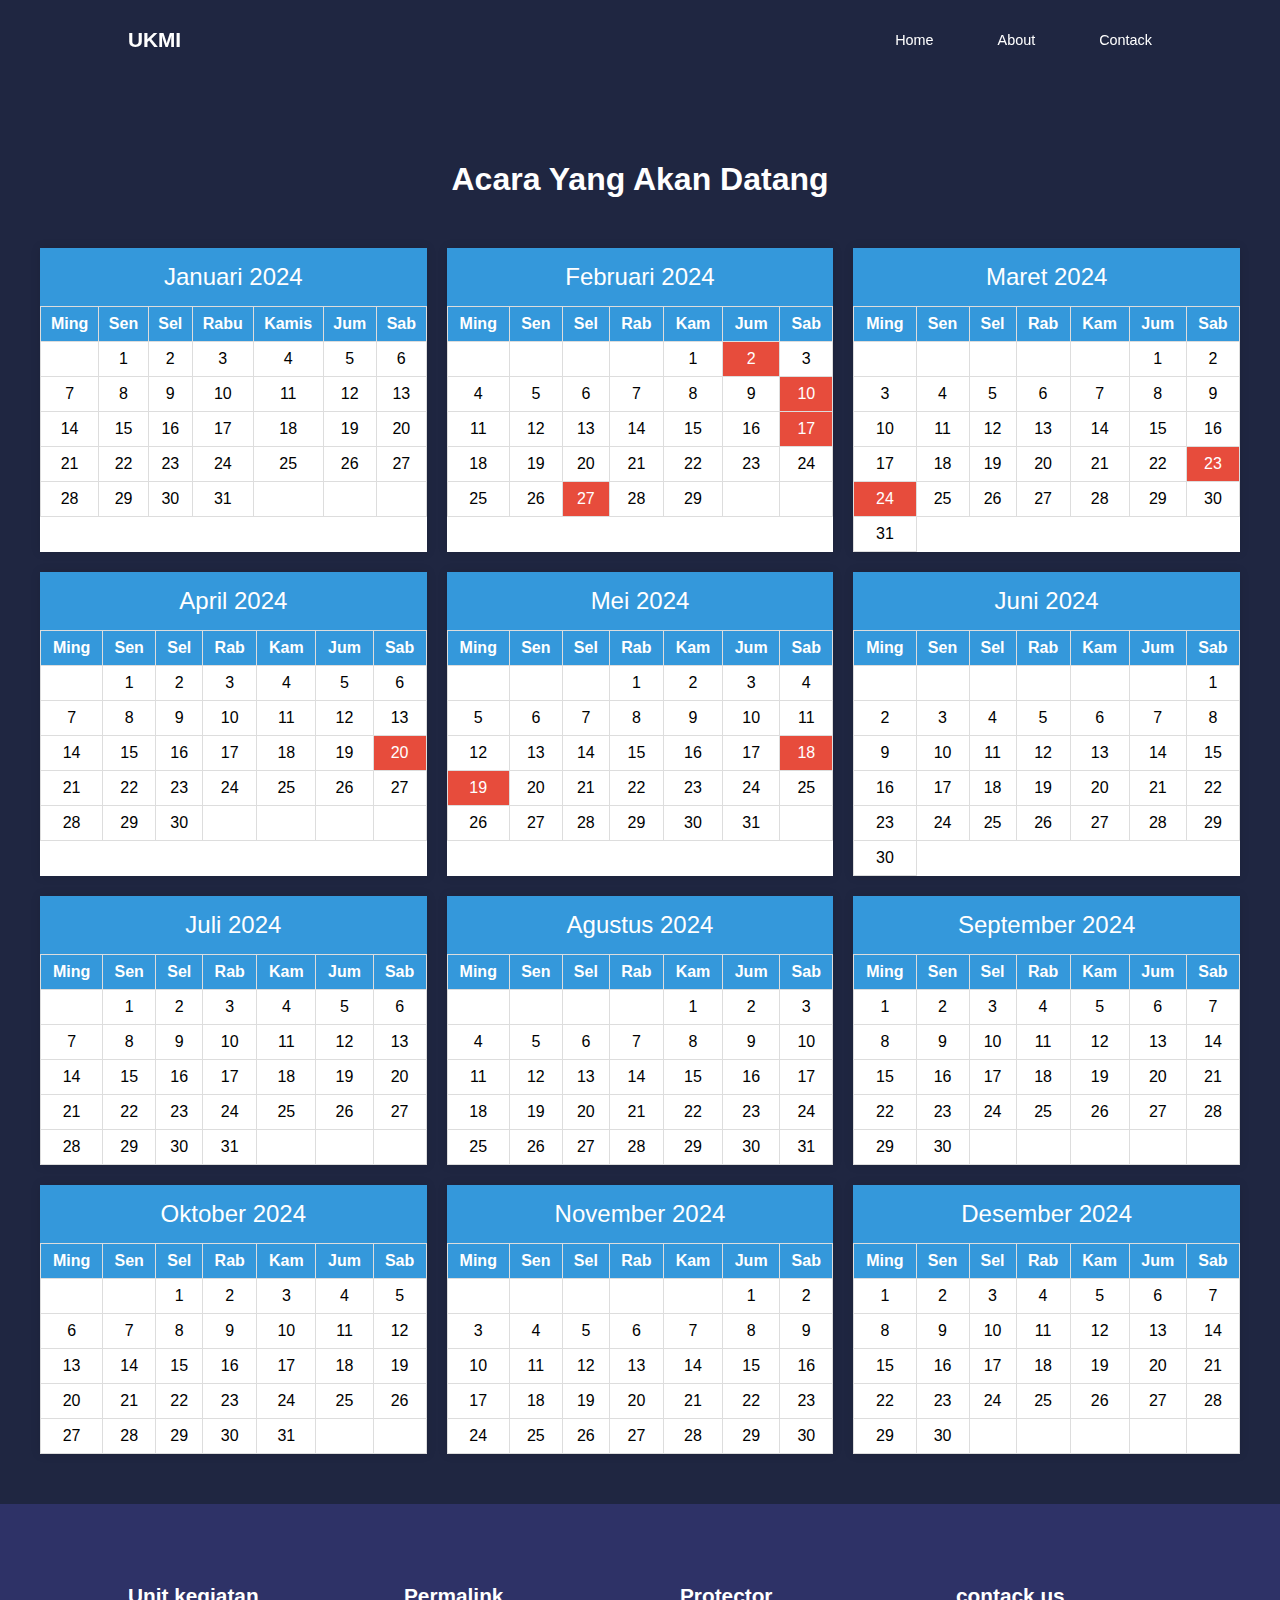
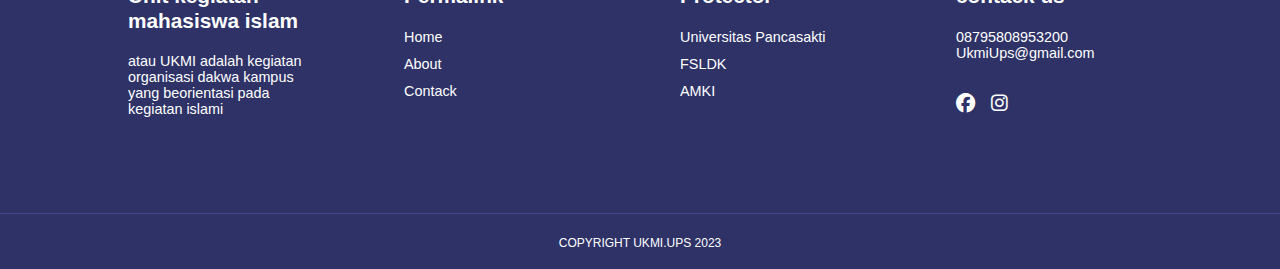
<file: sub/kalender.html>
<!DOCTYPE html>
<html lang="en">
<head>
    <meta charset="UTF-8">
    <meta http-equiv="X-UA-Compatible" content="IE=edge">
    <meta name="viewport" content="width=device-width, initial-scale=1.0">
    <title>Kalender Kerja</title>
    <link rel="stylesheet" href="./css/kelender.css">
    <link rel="stylesheet" href="../css/index.css">

    <!-- icon browser -->
    <link rel="icon" type="image/png" href="../img/ukmi.png">
    <!-- Untuk Internet Explorer 11 -->
    <link rel="shortcut icon" type="image/x-icon" href="../img/ukmi.ico">

    <!-- font awesome -->
    <link rel="stylesheet" href="https://cdnjs.cloudflare.com/ajax/libs/font-awesome/6.2.1/css/all.min.css">
</head>
<body>


    <!-- =================== NAVBAR =================== -->
    <nav>
        <div class="container nav_container">
            <a href="index.html" class="nav-logo"><h4>UKMI</h4></a>
            <!-- <img class="nav-logo" src="./img/ukmi.png" alt=""> -->
            <ul class="nav_menu">
                <li><a href="../index.html">Home</a></li>
                <li><a href="../about.html">About</a></li>
                <!-- <li><a href="../courses.html">Library</a></li> -->
                <li><a href="../about.html">Contack</a></li>
            </ul>
            <button id="open-menu-btn"><i class="fa fa-bars"></i></button>
            <button id="close-menu-btn"><i class="fa fa-xmark"></i></button>
        </div>
    </nav>
    <!-- =================== END NAVBAR =================== -->
      
    <h2 class="kalender-heading">Acara Yang Akan Datang</h2>
    <div class="calendar-container">
        <div class="calendar">
          <div class="header">Januari 2024</div>
          <table>
              <thead>
                  <tr>
                      <th>Ming</th>
                      <th>Sen</th>
                      <th>Sel</th>
                      <th>Rabu</th>
                      <th>Kamis</th>
                      <th>Jum</th>
                      <th>Sab</th>
                  </tr>
              </thead>
              <tbody>
                  <tr>
                      <td></td>
                      <td>1</td>
                      <td>2</td>
                      <td>3</td>
                      <td>4</td>
                      <td>5</td>
                      <td>6</td>
                  </tr>
                  <tr>
                      <td>7</td>
                      <td>8</td>
                      <td>9</td>
                      <td>10</td>
                      <td>11</td>
                      <td>12</td>
                      <td>13</td>
                  </tr>
                  <tr>
                      <td>14</td>
                      <td>15</td>
                      <td>16</td>
                      <td>17</td>
                      <td>18</td>
                      <td>19</td>
                      <td>20</td>
                  </tr>
                  <tr>
                      <td>21</td>
                      <td>22</td>
                      <td>23</td>
                      <td>24</td>
                      <td>25</td>
                      <td>26</td>
                      <td>27</td>
                  </tr>
                  <tr>
                      <td>28</td>
                      <td>29</td>
                      <td>30</td>
                      <td>31</td>
                      <td></td>
                      <td></td>
                      <td></td>
                  </tr>
              </tbody>
          </table>
      </div>
  
      <div class="calendar">
          <div class="header">Februari 2024</div>
          <table>
              <thead>
                  <tr>
                      <th>Ming</th>
                      <th>Sen</th>
                      <th>Sel</th>
                      <th>Rab</th>
                      <th>Kam</th>
                      <th>Jum</th>
                      <th>Sab</th>
                  </tr>
              </thead>
              <tbody>
                  <tr>
                      <td></td>
                      <td></td>
                      <td></td>
                      <td></td>
                      <td>1</td>
                      <td class="event">2 <span class="event-info">opera susulan</span></td>
                      <td>3</td>
                  </tr>
                  <tr>
                      <td>4</td>
                      <td>5</td>
                      <td>6</td>
                      <td>7</td>
                      <td>8</td>
                      <td>9</td>
                      <td class="event">10 <span class="event-info">isra miraj</span></td>
                  </tr>
                  <tr>
                      <td>11</td>
                      <td>12</td>
                      <td>13</td>
                      <td>14</td>
                      <td>15</td>
                      <td>16</td>
                      <td class="event">17 <span class="event-info">bakti sosial</span></td>
                  </tr>
                  <tr>
                      <td>18</td>
                      <td>19</td>
                      <td>20</td>
                      <td>21</td>
                      <td>22</td>
                      <td>23</td>
                      <td>24</td>
                  </tr>
                  <tr>
                      <td>25</td>
                      <td>26</td>
                      <td class="event">27 <span class="event-info">forsila</span></td>
                      <td>28</td>
                      <td>29</td>
                      <td></td>
                      <td></td>
                  </tr>
              </tbody>
          </table>
      </div>
  
      <div class="calendar">
        <div class="header">Maret 2024</div>
        <table>
            <thead>
                <tr>
                    <th>Ming</th>
                    <th>Sen</th>
                    <th>Sel</th>
                    <th>Rab</th>
                    <th>Kam</th>
                    <th>Jum</th>
                    <th>Sab</th>
                </tr>
            </thead>
            <tbody>
                <tr>
                    <td></td>
                    <td></td>
                    <td></td>
                    <td></td>
                    <td></td>
                    <td>1</td>
                    <td>2</td>
                </tr>
                <tr>
                    <td>3</td>
                    <td>4</td>
                    <td>5</td>
                    <td>6</td>
                    <td>7</td>
                    <td>8</td>
                    <td>9</td>
                </tr>
                <tr>
                    <td>10</td>
                    <td>11</td>
                    <td>12</td>
                    <td>13</td>
                    <td>14</td>
                    <td>15</td>
                    <td>16</td>
                </tr>
                <tr>
                    <td>17</td>
                    <td>18</td>
                    <td>19</td>
                    <td>20</td>
                    <td>21</td>
                    <td>22</td>
                    <td class="event">23 <span class="event-info">opera 2</span></td>
                </tr>
                <tr>
                    <td class="event">24 <span class="event-info">opera 2</span></td>
                    <td>25</td>
                    <td>26</td>
                    <td>27</td>
                    <td>28</td>
                    <td>29</td>
                    <td>30</td>
                </tr>
                <tr>
                    <td>31</td>
                </tr>
            </tbody>
        </table>
    </div>
  
    <div class="calendar">
      <div class="header">April 2024</div>
      <table>
          <thead>
              <tr>
                  <th>Ming</th>
                  <th>Sen</th>
                  <th>Sel</th>
                  <th>Rab</th>
                  <th>Kam</th>
                  <th>Jum</th>
                  <th>Sab</th>
              </tr>
          </thead>
          <tbody>
              <tr>
                  <td></td>
                  <td>1</td>
                  <td>2</td>
                  <td>3</td>
                  <td>4</td>
                  <td>5</td>
                  <td>6</td>
              </tr>
              <tr>
                  <td>7</td>
                  <td>8</td>
                  <td>9</td>
                  <td>10</td>
                  <td>11</td>
                  <td>12</td>
                  <td>13</td>
              </tr>
              <tr>
                  <td>14</td>
                  <td>15</td>
                  <td>16</td>
                  <td>17</td>
                  <td>18</td>
                  <td>19</td>
                  <td class="event">20 <span class="event-info">halal bi halal</span></td>
              </tr>
              <tr>
                  <td>21</td>
                  <td>22</td>
                  <td>23</td>
                  <td>24</td>
                  <td>25</td>
                  <td>26</td>
                  <td>27</td>
              </tr>
              <tr>
                  <td>28</td>
                  <td>29</td>
                  <td>30</td>
                  <td></td>
                  <td></td>
                  <td></td>
                  <td></td>
              </tr>
          </tbody>
      </table>
  </div>
  
  <div class="calendar">
    <div class="header">Mei 2024</div>
    <table>
        <thead>
            <tr>
                <th>Ming</th>
                <th>Sen</th>
                <th>Sel</th>
                <th>Rab</th>
                <th>Kam</th>
                <th>Jum</th>
                <th>Sab</th>
            </tr>
        </thead>
        <tbody>
            <tr>
                <td></td>
                <td></td>
                <td></td>
                <td>1</td>
                <td>2</td>
                <td>3</td>
                <td>4</td>
            </tr>
            <tr>
                <td>5</td>
                <td>6</td>
                <td>7</td>
                <td>8</td>
                <td>9</td>
                <td>10</td>
                <td>11</td>
            </tr>
            <tr>
                <td>12</td>
                <td>13</td>
                <td>14</td>
                <td>15</td>
                <td>16</td>
                <td>17</td>
                <td class="event">18 <span class="event-info">opera 3</span></td>
            </tr>
            <tr>
                <td class="event">19 <span class="event-info">opera 3</span></td>
                <td>20</td>
                <td>21</td>
                <td>22</td>
                <td>23</td>
                <td>24</td>
                <td>25</td>
            </tr>
            <tr>
                <td>26</td>
                <td>27</td>
                <td>28</td>
                <td>29</td>
                <td>30</td>
                <td>31</td>
                <td></td>
            </tr>
        </tbody>
    </table>
  </div>
  
  <div class="calendar">
    <div class="header">Juni 2024</div>
    <table>
        <thead>
            <tr>
                <th>Ming</th>
                <th>Sen</th>
                <th>Sel</th>
                <th>Rab</th>
                <th>Kam</th>
                <th>Jum</th>
                <th>Sab</th>
            </tr>
        </thead>
        <tbody>
            <tr>
                <td></td>
                <td></td>
                <td></td>
                <td></td>
                <td></td>
                <td></td>
                <td>1</td>
            </tr>
            <tr>
                <td>2</td>
                <td>3</td>
                <td>4</td>
                <td>5</td>
                <td>6</td>
                <td>7</td>
                <td>8</td>
            </tr>
            <tr>
                <td>9</td>
                <td>10</td>
                <td>11</td>
                <td>12</td>
                <td>13</td>
                <td>14</td>
                <td>15</td>
            </tr>
            <tr>
                <td>16</td>
                <td>17</td>
                <td>18</td>
                <td>19</td>
                <td>20</td>
                <td>21</td>
                <td>22</td>
            </tr>
            <tr>
                <td>23</td>
                <td>24</td>
                <td>25</td>
                <td>26</td>
                <td>27</td>
                <td>28</td>
                <td>29</td>
            </tr>
            <tr>
                <td>30</td>
            </tr>
        </tbody>
    </table>
  </div>

  <div class="calendar">
    <div class="header">Juli 2024</div>
    <table>
        <thead>
            <tr>
                <th>Ming</th>
                <th>Sen</th>
                <th>Sel</th>
                <th>Rab</th>
                <th>Kam</th>
                <th>Jum</th>
                <th>Sab</th>
            </tr>
        </thead>
        <tbody>
            <tr>
                <td></td>
                <td>1</td>
                <td>2</td>
                <td>3</td>
                <td>4</td>
                <td>5</td>
                <td>6</td>
            </tr>
            <tr>
                <td>7</td>
                <td>8</td>
                <td>9</td>
                <td>10</td>
                <td>11</td>
                <td>12</td>
                <td>13</td>
            </tr>
            <tr>
                <td>14</td>
                <td>15</td>
                <td>16</td>
                <td>17</td>
                <td>18</td>
                <td>19</td>
                <td>20</td>
            </tr>
            <tr>
                <td>21</td>
                <td>22</td>
                <td>23</td>
                <td>24</td>
                <td>25</td>
                <td>26</td>
                <td>27</td>
            </tr>
            <tr>
                <td>28</td>
                <td>29</td>
                <td>30</td>
                <td>31</td>
                <td></td>
                <td></td>
                <td></td>
            </tr>
        </tbody>
    </table>
  </div>
  
  
  <div class="calendar">
    <div class="header">Agustus 2024</div>
    <table>
        <thead>
            <tr>
                <th>Ming</th>
                <th>Sen</th>
                <th>Sel</th>
                <th>Rab</th>
                <th>Kam</th>
                <th>Jum</th>
                <th>Sab</th>
            </tr>
        </thead>
        <tbody>
            <tr>
                <td></td>
                <td></td>
                <td></td>
                <td></td>
                <td>1</td>
                <td>2</td>
                <td>3</td>
            </tr>
            <tr>
                <td>4</td>
                <td>5</td>
                <td>6</td>
                <td>7</td>
                <td>8</td>
                <td>9</td>
                <td>10</td>
            </tr>
            <tr>
                <td>11</td>
                <td>12</td>
                <td>13</td>
                <td>14</td>
                <td>15</td>
                <td>16</td>
                <td>17</td>
            </tr>
            <tr>
                <td>18</td>
                <td>19</td>
                <td>20</td>
                <td>21</td>
                <td>22</td>
                <td>23</td>
                <td>24</td>
            </tr>
            <tr>
                <td>25</td>
                <td>26</td>
                <td>27</td>
                <td>28</td>
                <td>29</td>
                <td>30</td>
                <td>31</td>
            </tr>
        </tbody>
    </table>
  </div>
  
  <div class="calendar">
    <div class="header">September 2024</div>
    <table>
        <thead>
            <tr>
                <th>Ming</th>
                <th>Sen</th>
                <th>Sel</th>
                <th>Rab</th>
                <th>Kam</th>
                <th>Jum</th>
                <th>Sab</th>
            </tr>
        </thead>
        <tbody>
            <tr>
                <td>1</td>
                <td>2</td>
                <td>3</td>
                <td>4</td>
                <td>5</td>
                <td>6</td>
                <td>7</td>
            </tr>
            <tr>
                <td>8</td>
                <td>9</td>
                <td>10</td>
                <td>11</td>
                <td>12</td>
                <td>13</td>
                <td>14</td>
            </tr>
            <tr>
                <td>15</td>
                <td>16</td>
                <td>17</td>
                <td>18</td>
                <td>19</td>
                <td>20</td>
                <td>21</td>
            </tr>
            <tr>
                <td>22</td>
                <td>23</td>
                <td>24</td>
                <td>25</td>
                <td>26</td>
                <td>27</td>
                <td>28</td>
            </tr>
            <tr>
                <td>29</td>
                <td>30</td>
                <td></td>
                <td></td>
                <td></td>
                <td></td>
                <td></td>
            </tr>
        </tbody>
    </table>
  </div>
  
  <div class="calendar">
    <div class="header">Oktober 2024</div>
    <table>
        <thead>
            <tr>
                <th>Ming</th>
                <th>Sen</th>
                <th>Sel</th>
                <th>Rab</th>
                <th>Kam</th>
                <th>Jum</th>
                <th>Sab</th>
            </tr>
        </thead>
        <tbody>
            <tr>
                <td></td>
                <td></td>
                <td>1</td>
                <td>2</td>
                <td>3</td>
                <td>4</td>
                <td>5</td>
            </tr>
            <tr>
                <td>6</td>
                <td>7</td>
                <td>8</td>
                <td>9</td>
                <td>10</td>
                <td>11</td>
                <td>12</td>
            </tr>
            <tr>
                <td>13</td>
                <td>14</td>
                <td>15</td>
                <td>16</td>
                <td>17</td>
                <td>18</td>
                <td>19</td>
            </tr>
            <tr>
                <td>20</td>
                <td>21</td>
                <td>22</td>
                <td>23</td>
                <td>24</td>
                <td>25</td>
                <td>26</td>
            </tr>
            <tr>
                <td>27</td>
                <td>28</td>
                <td>29</td>
                <td>30</td>
                <td>31</td>
                <td></td>
                <td></td>
            </tr>
        </tbody>
    </table>
  </div>
  
  <div class="calendar">
    <div class="header">November 2024</div>
    <table>
        <thead>
            <tr>
                <th>Ming</th>
                <th>Sen</th>
                <th>Sel</th>
                <th>Rab</th>
                <th>Kam</th>
                <th>Jum</th>
                <th>Sab</th>
            </tr>
        </thead>
        <tbody>
            <tr>
                <td></td>
                <td></td>
                <td></td>
                <td></td>
                <td></td>
                <td>1</td>
                <td>2</td>
            </tr>
            <tr>
                <td>3</td>
                <td>4</td>
                <td>5</td>
                <td>6</td>
                <td>7</td>
                <td>8</td>
                <td>9</td>
            </tr>
            <tr>
                <td>10</td>
                <td>11</td>
                <td>12</td>
                <td>13</td>
                <td>14</td>
                <td>15</td>
                <td>16</td>
            </tr>
            <tr>
                <td>17</td>
                <td>18</td>
                <td>19</td>
                <td>20</td>
                <td>21</td>
                <td>22</td>
                <td>23</td>
            </tr>
            <tr>
                <td>24</td>
                <td>25</td>
                <td>26</td>
                <td>27</td>
                <td>28</td>
                <td>29</td>
                <td>30</td>
            </tr>
        </tbody>
    </table>
  </div>
  
  <div class="calendar">
    <div class="header">Desember 2024</div>
    <table>
        <thead>
            <tr>
                <th>Ming</th>
                <th>Sen</th>
                <th>Sel</th>
                <th>Rab</th>
                <th>Kam</th>
                <th>Jum</th>
                <th>Sab</th>
            </tr>
        </thead>
        <tbody>
            <tr>
                <td>1</td>
                <td>2</td>
                <td>3</td>
                <td>4</td>
                <td>5</td>
                <td>6</td>
                <td>7</td>
            </tr>
            <tr>
                <td>8</td>
                <td>9</td>
                <td>10</td>
                <td>11</td>
                <td>12</td>
                <td>13</td>
                <td>14</td>
            </tr>
            <tr>
                <td>15</td>
                <td>16</td>
                <td>17</td>
                <td>18</td>
                <td>19</td>
                <td>20</td>
                <td>21</td>
            </tr>
            <tr>
                <td>22</td>
                <td>23</td>
                <td>24</td>
                <td>25</td>
                <td>26</td>
                <td>27</td>
                <td>28</td>
            </tr>
            <tr>
                <td>29</td>
                <td>30</td>
                <td></td>
                <td></td>
                <td></td>
                <td></td>
                <td></td>
            </tr>
        </tbody>
    </table>
  </div>
  </div>



      <footer>
        <div class="container footer_container">
            <div class="footer_1">
                <a href="" class="permalink"><h4>Unit kegiatan mahasiswa islam</h4></a>
                <p>atau UKMI adalah kegiatan organisasi dakwa kampus yang beorientasi pada kegiatan islami</p>
            </div>

            <div class="footer_2">
                <h4>Permalink</h4>
                <ul class="permalink">
                    <li><a href="index.html">Home</a></li>
                    <li><a href="about.html">About</a></li>
                    <!-- <li><a href="courses.html">Library</a></li> -->
                    <li><a href="contact.html">Contack</a></li>
                </ul>
            </div>

            <div class="footer_3">
                <h4>Protector</h4>
                <ul class="privacy">
                    <li><a href="https://www.upstegal.ac.id/">Universitas Pancasakti</a></li>
                    <li><a href="#">FSLDK</a></li>
                    <li><a href="https://amki.ac.id/">AMKI</a></li>
                </ul>
            </div>

            <div class="footer_4">
                <h4>contack us</h4>
                 <div>
                    <p>08795808953200</p>
                    <p>UkmiUps@gmail.com</p>
                 </div>

                 <ul class="footer_social">
                    <li>
                        <a href=""><i class="fa-brands fa-facebook"></i></a>
                    </li>
                    <li>
                        <a href=""><i class="fa-brands fa-instagram"></i></a>
                    </li>
                 </ul>                  
            </div>
        </div>
        <div class="footer_copyright">
            <small>COPYRIGHT UKMI.UPS 2023</small>
        </div>
    </footer>
<script src="../index.js"></script>
</body>
</html>
</file>
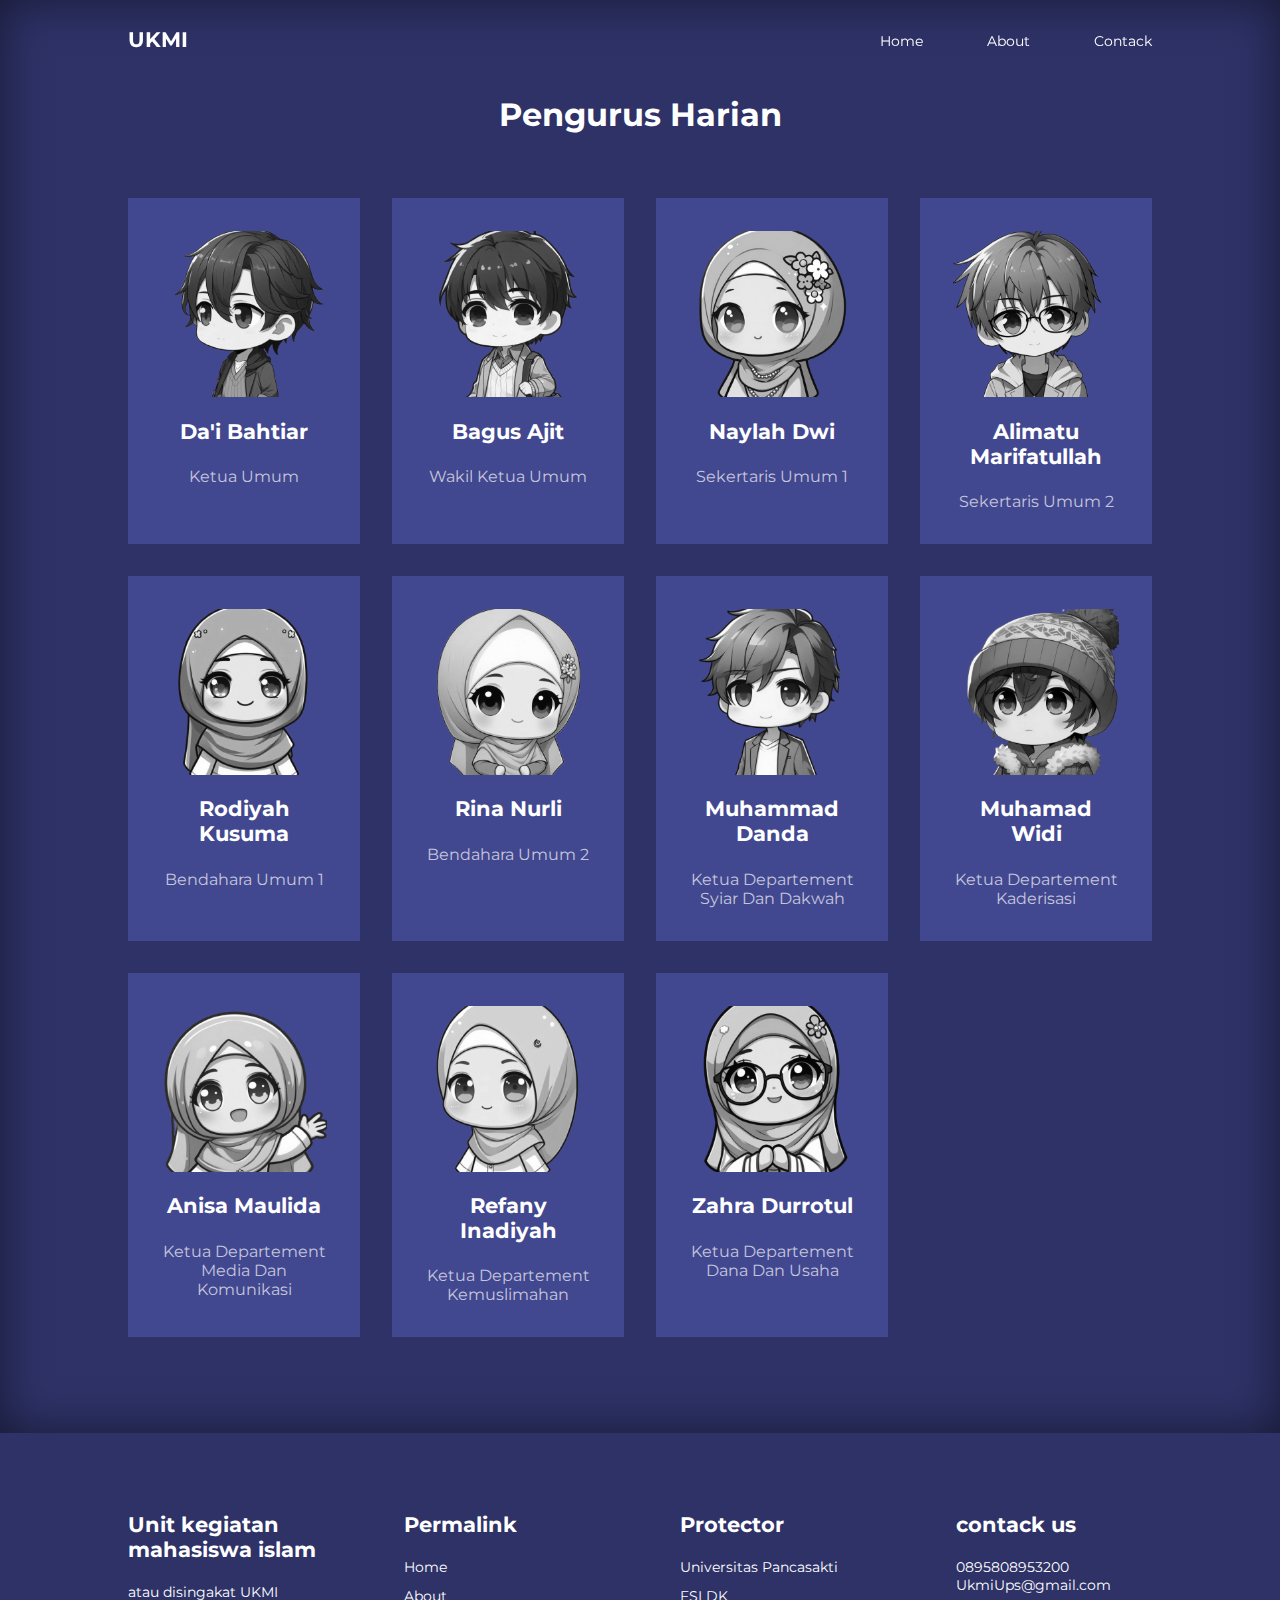
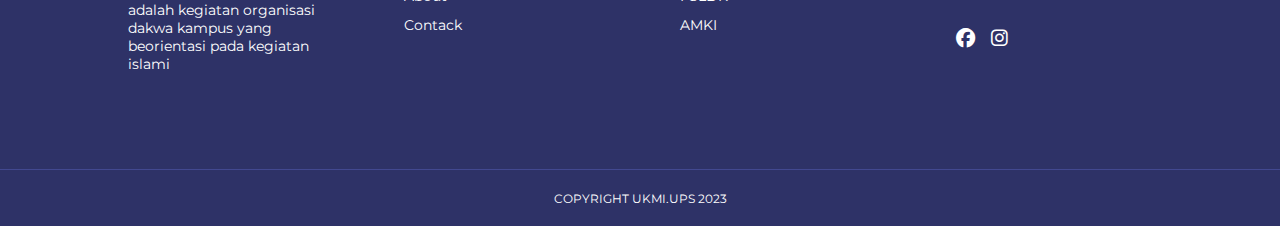
<file: sub/pengurus.html>
<!DOCTYPE html>
<html lang="en">
<head>
    <meta charset="UTF-8">
    <meta http-equiv="X-UA-Compatible" content="IE=edge">
    <meta name="viewport" content="width=device-width, initial-scale=1.0">
    <title>Pengurus Harian</title>
    <link rel="stylesheet" href="../css/index.css">
    <link rel="stylesheet" href="./css/pengurus.css">

    <!-- icon browser -->
    <link rel="icon" type="image/png" href="../img/ukmi.png">
    <!-- Untuk Internet Explorer 11 -->
    <link rel="shortcut icon" type="image/x-icon" href="../img/ukmi.ico">

    <!-- font awesome -->
    <link rel="stylesheet" href="https://cdnjs.cloudflare.com/ajax/libs/font-awesome/6.2.1/css/all.min.css">

    <!-- google font(monstsserat) -->
    <link rel="preconnect" href="https://fonts.googleapis.com">
    <link rel="preconnect" href="https://fonts.gstatic.com" crossorigin>
    <link href="https://fonts.googleapis.com/css2?family=Montserrat:wght@300;400;500;600;700;800;900&family=Passions+Conflict&display=swap" rel="stylesheet">

</head>
<body>
    <!-- =================== NAVBAR =================== -->
    <nav>
        <div class="container nav_container">
            <a href="index.html" class="nav-logo"><h4>UKMI</h4></a>
            <ul class="nav_menu">
                <li><a href="../index.html">Home</a></li>
                <li><a href="../about.html">About</a></li>
                <!-- <li><a href="../courses.html">Library</a></li> -->
                <li><a href="../contact.html">Contack</a></li>
            </ul>
            <button id="open-menu-btn"><i class="fa fa-bars"></i></button>
            <button id="close-menu-btn"><i class="fa fa-xmark"></i></button>
        </div>
    </nav>
    <!-- =================== END NAVBAR =================== -->




    <section class="team">
        <h2>Pengurus Harian</h2>
        <div class="container team_container">

            <article class="team_member">
                <div class="team_member-img">
                    <img src="../img/dai1.png" alt="">
                </div>
                <div class="team_member-info">
                    <h4>Da'i Bahtiar</h4>
                    <p>Ketua Umum</p>
                </div>
                <div class="team_member-socials">
                    <a href="https://www.instagram.com/m.dai_bahtiar?igsh=MXcwNzMxZTB3ZjF1OA%3D%3D"> <i class="fa-brands fa-instagram"></i></a>
                    <!-- <a href="#https://www.instagram.com/mailhalim?igsh=d2pwb3Q3ZnNlMDZu"> <i class="fa-brands fa-instagram"></i></a>
                    <a href="https://www.instagram.com/mailhalim?igsh=d2pwb3Q3ZnNlMDZu"> <i class="fa-brands fa-instagram"></i></a> -->
                </div>
            </article>

            <article class="team_member">
                <div class="team_member-img">
                    <img src="../img/bagus1.png" alt="">
                </div>
                <div class="team_member-info">
                    <h4>Bagus Ajit</h4>
                    <p>Wakil Ketua Umum</p>
                </div>
                <div class="team_member-socials">
                    <a href="https://www.instagram.com/bagusajit2308/"> <i class="fa-brands fa-instagram"></i></a>
                    <!-- <a href="https://www.instagram.com/m_widiyan/"> <i class="fa-brands fa-instagram"></i></a>
                    <a href="https://www.instagram.com/m_widiyan/"> <i class="fa-brands fa-instagramr"></i></a> -->
                </div>
            </article>

            <article class="team_member">
                <div class="team_member-img">
                    <img src="../img/naylah1.png" alt="">
                </div>
                <div class="team_member-info">
                    <h4>Naylah Dwi</h4>
                    <p>Sekertaris Umum 1</p>
                </div>
                <div class="team_member-socials">
                    <a href="https://www.instagram.com/n_ayyx/"> <i class="fa-brands fa-instagram"></i></a>
                    <!-- <a href="https://www.instagram.com/hmraalfn_?igsh=MTZmcHlkd2U1ZG9rdw%3D%3D"> <i class="fa-brands fa-instagram"></i></a>
                    <a href="https://www.instagram.com/hmraalfn_?igsh=MTZmcHlkd2U1ZG9rdw%3D%3D"> <i class="fa-brands fa-instagram"></i></a> -->
                </div>
            </article>

            <article class="team_member">
                <div class="team_member-img">
                    <img src="../img/ali1.png" alt="">
                </div>
                <div class="team_member-info">
                    <h4>Alimatu Marifatullah</h4>
                    <p>Sekertaris Umum 2</p>
                </div>
                <div class="team_member-socials">
                    <a href="https://www.instagram.com/lee_amm36?igsh=anA4bmd0ZTZ0dw%3D%3D"> <i class="fa-brands fa-instagram"></i></a>
                    <!-- <a href="https://www.instagram.com/lee_amm36?igsh=anA4bmd0ZTZ0dw%3D%3D"> <i class="fa-brands fa-instagram"></i></a>
                    <a href="https://www.instagram.com/lee_amm36?igsh=anA4bmd0ZTZ0dw%3D%3D"> <i class="fa-brands fa-instagram"></i></a> -->
                </div>
            </article>

            <article class="team_member">
                <div class="team_member-img">
                    <img src="../img/rodiyan1.png" alt="">
                </div>
                <div class="team_member-info">
                    <h4>Rodiyah Kusuma</h4>
                    <p>Bendahara Umum 1</p>
                </div>
                <div class="team_member-socials">
                    <a href="https://www.instagram.com/rdiyahkusuma_/"> <i class="fa-brands fa-instagram"></i></a>
                    <!-- <a href="https://www.instagram.com/azzilalala?igsh=Ynk4NWxzZjM4amZk"> <i class="fa-brands fa-instagram"></i></a>
                    <a href="https://www.instagram.com/azzilalala?igsh=Ynk4NWxzZjM4amZk"> <i class="fa-brands fa-instagram"></i></a> -->
                </div>
            </article>

            <article class="team_member">
                <div class="team_member-img">
                    <img src="../img/rina1.png" alt="">
                </div>
                <div class="team_member-info">
                    <h4>Rina Nurli</h4>
                    <p>Bendahara Umum 2</p>
                </div>
                <div class="team_member-socials">
                    <a href="https://www.instagram.com/rina.n.hidayah.56/"> <i class="fa-brands fa-instagram"></i></a>
                    <!-- <a href="https://www.instagram.com/azzilalala?igsh=Ynk4NWxzZjM4amZk"> <i class="fa-brands fa-instagram"></i></a>
                    <a href="https://www.instagram.com/azzilalala?igsh=Ynk4NWxzZjM4amZk"> <i class="fa-brands fa-instagram"></i></a> -->
                </div>
            </article>

            <article class="team_member">
                <div class="team_member-img">
                    <img src="../img/danda1.png" alt="">
                </div>
                <div class="team_member-info">
                    <h4>Muhammad Danda</h4>
                    <p>Ketua Departement Syiar Dan Dakwah</p>
                </div>
                <div class="team_member-socials">
                    <a href="https://www.instagram.com/gandul_178/"><i class="fa-brands fa-instagram"></i></a>
                    <!-- <a href="https://www.instagram.com/m.dai_bahtiar?igsh=MXcwNzMxZTB3ZjF1OA%3D%3D"> <i class="fa-brands fa-instagram"></i></a>
                    <a href="https://www.instagram.com/m.dai_bahtiar?igsh=MXcwNzMxZTB3ZjF1OA%3D%3D"> <i class="fa-brands fa-instagram"></i></a> -->
                </div>
            </article>

            <article class="team_member">
                <div class="team_member-img">
                    <img src="../img/blob1.png" alt="">
                </div>
                <div class="team_member-info">
                    <h4>Muhamad Widi</h4>
                    <p>Ketua Departement Kaderisasi</p>
                </div>
                <div class="team_member-socials">
                    <a href="https://www.instagram.com/m_widiyan/"><i class="fa-brands fa-instagram"></i></a>
                    <!-- <a href="https://www.instagram.com/ftmhzhro6_?igsh=M2l5dzZxM2JjbTlu"> <i class="fa-brands fa-instagram"></i></a>
                    <a href="https://www.instagram.com/ftmhzhro6_?igsh=M2l5dzZxM2JjbTlu"> <i class="fa-brands fa-instagram"></i></a> -->
                </div>
            </article>

            <article class="team_member">
                <div class="team_member-img">
                    <img src="../img/anisa1.png" alt="">
                </div>
                <div class="team_member-info">
                    <h4>Anisa Maulida</h4>
                    <p>Ketua Departement Media Dan Komunikasi</p>
                </div>
                <div class="team_member-socials">
                    <a href="https://www.instagram.com/maulida5204/"><i class="fa-brands fa-instagram"></i></a>
                    <!-- <a href="https://www.instagram.com/paojiapearl?igsh=cGFhdmdiZ3JrNmNt"> <i class="fa-brands fa-instagram"></i></a>
                    <a href="https://www.instagram.com/paojiapearl?igsh=cGFhdmdiZ3JrNmNt"> <i class="fa-brands fa-instagram"></i></a> -->
                </div>
            </article>

            <article class="team_member">
                <div class="team_member-img">
                    <img src="../img/refany1.png" alt="">
                </div>
                <div class="team_member-info">
                    <h4>Refany Inadiyah</h4>
                    <p>Ketua Departement Kemuslimahan</p>
                </div>
                <div class="team_member-socials">
                    <a href="https://www.instagram.com/refaniinadiah/"><i class="fa-brands fa-instagram"></i></a>
                    <!-- <a href="https://www.instagram.com/4n6_q0n1t4?igsh=Z2I2ZXI4d202NW8y"> <i class="fa-brands fa-instagram"></i></a>
                    <a href="https://www.instagram.com/4n6_q0n1t4?igsh=Z2I2ZXI4d202NW8y"> <i class="fa-brands fa-instagram"></i></a> -->
                </div>
            </article>

            <article class="team_member">
                <div class="team_member-img">
                    <img src="../img/zahra1.png" alt="">
                </div>
                <div class="team_member-info">
                    <h4>Zahra Durrotul</h4>
                    <p>Ketua Departement Dana Dan Usaha</p>
                </div>
                <div class="team_member-socials">
                    <a href="#"><i class="fa-brands fa-instagram"></i></a>
                    <!-- <a href="https://www.instagram.com/saskianrkh_?igsh=bGNvM3Y2YXR6YWFm"> <i class="fa-brands fa-instagram"></i></a>
                    <a href="https://www.instagram.com/saskianrkh_?igsh=bGNvM3Y2YXR6YWFm"> <i class="fa-brands fa-instagram"></i></a> -->
                </div>
            </article>
        </div>
    </section>
    <!-- =================== END TEAM ================== -->

    <!-- =================== FUTER ================== -->
    <footer>
        <div class="container footer_container">
            <div class="footer_1">
                <a href="" class="permalink"><h4>Unit kegiatan mahasiswa islam</h4></a>
                <p>atau disingakat UKMI adalah kegiatan organisasi dakwa kampus yang beorientasi pada kegiatan islami</p>
            </div>

            <div class="footer_2">
                <h4>Permalink</h4>
                <ul class="permalink">
                    <li><a href="index.html">Home</a></li>
                    <li><a href="about.html">About</a></li>
                    <!-- <li><a href="courses.html">Library</a></li> -->
                    <li><a href="contact.html">Contack</a></li>
                </ul>
            </div>

            <div class="footer_3">
                <h4>Protector</h4>
                <ul class="privacy">
                    <li><a href="https://www.upstegal.ac.id/">Universitas Pancasakti</a></li>
                    <li><a href="#">FSLDK</a></li>
                    <li><a href="https://amki.ac.id/">AMKI</a></li>
                </ul>
            </div>

            <div class="footer_4">
                <h4>contack us</h4>
                 <div>
                    <p>0895808953200</p>
                    <p>UkmiUps@gmail.com</p>
                 </div>

                 <ul class="footer_social">
                    <li>
                        <a href=""><i class="fa-brands fa-facebook"></i></a>
                    </li>
                    <li>
                        <a href=""><i class="fa-brands fa-instagram"></i></a>
                    </li>
                 </ul>                  
            </div>
        </div>
        <div class="footer_copyright">
            <small>COPYRIGHT UKMI.UPS 2023</small>
        </div>
    </footer>
<script src="../index.js"></script>
</body>
</html>
</file>
<file: css/about.css>
/* ===================== ACHIEVEMENTS =================== */
.about_achievements {
    margin-top: 3rem;
}

.about_achievements-container {
    display: grid;
    grid-template-columns: 40% 60%;
    gap: 5rem;
}

.about_achievements-right > p{
    margin: 1.6rem 0 2.5rem;
}

.achievements_cards {
    display: grid;
    grid-template-columns: repeat(3, 1fr);
    gap: 1.5rem;
}

.achievement_card {
    background: var(--color-bg1);
    padding: 1.6rem;
    border-radius: 1rem;
    text-align: center;
    transition: var(--transition);
}

.achievement_card:hover {
    background: var(--color-bg2);
    box-shadow: 0 3rem 3rem rgba(0, 0, 0, 0.3);
}

.acievements_icon {
    background: var(--color-danger);
    padding: 0.6rem;
    border-radius: 1rem;
    display: inline-block;
    margin-bottom: 2rem;
    font-size: 2rem;
}

.achievement_card:nth-child(2) .acievements_icon {
    background: var(--color-succes);
}

.achievement_card:nth-child(3) .acievements_icon {
    background-color: var(--color-primary);
}

.achievement_card:nth-child(4) .acievements_icon {
    background-color: rgb(134, 0, 125);
}

.achievement_card:nth-child(5) .acievements_icon {
    background-color: rgb(89, 78, 88);
}

.achievement_card p {
    margin-top: 1rem;
}

.achievement_card h4 {
    font-size: 1rem;
}

.achievement_card .deskripsi {
   
    display: none;
}

.buka .deskripsi {
    color: salmon;
    display: block;
    text-align: left;
}



/* ===================== MEDIA QUERYS (TABLET) =================== */

@media screen and (max-width: 1024px) {

    
    h1 {
        font-size: 2.2rem;
    }

    h2 {
        font-size: 1.7rem;
    }

    h3 {
        font-size: 1.4rem;
    }

    h4 {
        font-size: 100rem;
    }

    .about_achievements {
        margin-top: 2rem;
    }

    .about_achievements-container {
        grid-template-columns: 1fr;
        gap: 4rem;
    }

    .about_achievements-left {
        width: 80%;
        margin: 0 auto;
    }


    .team_container {
        grid-template-columns: repeat(3, 1fr);
        gap: 1.5rem;
    }

    .team_member {
        padding: 1rem;
    }

    /* ===================== MEDIA QUERYS (phone) =================== */

    @media screen and (max-width: 600px) {

        .achievements_cards {
            grid-template-columns: repeat(2, 1fr);
            gap: 0.7rem;
        }

        .team_container {
            grid-template-columns: 1fr 1fr;
            gap: 0.7rem;
        }

        .team_member {
            padding: 0;
        }

        .team_member p {
            margin-bottom: 1.5rem;
        }
    }

}
</file>
<file: css/index.css>
* {
    margin: 0;
    padding: 0;
    border: 0;
    outline: 0;
    text-decoration: none;
    list-style: none;
    box-sizing: border-box;
}

:root {
    --color-primary: #6c63ff;
    --color-succes: #68ff63;
    --color-warning: #ffe863;
    --color-danger: #ff6363;
    --color-danger-variant: rgba(247,88,66,0.4);
    --color-white: #ffff;
    --color-light: rgba(255,255,255,0.7);
    --color-black: #000;
    --color-bg: #1f2641;
    --color-bg1: #2e3267;
    --color-bg2: #424890;

    --container-width-lg: 80%;
    --container-width-md: 90%;
    --container-width-sm: 94%;

    --transition: all 400ms ease;
}

body {
    font-family: 'Montserrat', sans-serif;
    color: var(--color-white);
    background: var(--color-bg);
}

.container {
    width: var(--container-width-lg);
    margin: 0 auto;
}

section {
    padding: 6rem 0;
}

section h2 {
    text-align: center;
    margin-bottom: 4rem;
}

section.courses {
    margin: 1rem;
}

h1, h2, h3, h4, h5 {
    line-height: 1.2;
}

h1 {
    font-size: 2.4rem;
}

h2 {
    font-size: 2rem;
}
h3 {
    font-size: 1.6rem;
}

h4 {
    font-size: 1.3rem;
}

a {
    color: var(--color-white);
}

img {
    width: 100%;
    display: block;
    object-fit: cover;
}

.btn {
    display: inline-block;
    background: var(--color-white);
    color: var(--color-black);
    padding: 1rem 2rem;
    border: 1px solid transparent;
    font-weight: 500;
    transition: var(--transition);
}

.btn:hover {
    background: transparent;
    color: var(--color-white);
    border-color: var(--color-white);
}

.btn-primary {
    background: var(--color-danger);
    color: var(--color-white);
}

/* ===================== NAVBAR =================== */
nav {
    background: transparent;
    width: 100vw;
    height: 5rem;
    position: fixed;
    top: 0;
    z-index: 11;
    transition: var(--transition);
}

.swiper-pagination-bullet-active {
    background-color: #ff6363 !important;
}

/* if navbar scroll using js/'*/
.window-scroll {
    background: var(--color-primary);
    box-shadow: 0 1rem 2rem rgba(0, 0, 0, 0.2);
    transition: var(--transition);
}

.nav_container {
    height: 100%;
    display: flex;
    justify-content: space-between;
    align-items: center;
}

/* .nav_container img {
    width: 60px;
    height: 60px;
    margin-top: 5rem;
} */

nav button {
    display: none;
}

.nav_menu {
    display: flex;
    align-items: center;
    gap: 4rem;
    display: flex;
}

.nav_menu a {
    font-size: 0.9rem;
    transition: var(--transition);
}

.nav_menu a:hover {
    color: var(--color-bg2);
}


 
 
/* ===================== HEADER =================== */



header {
    position: relative;
    top: 5rem;
    overflow: hidden;
    height: 70vh;
    margin-bottom: 5rem;
}

.header_container {
    display: grid;
    grid-template-columns: 1fr 1fr;
    align-items: center;
    gap: 5rem;
    height: 100%;
}

.foto-home {
    height: 500px;
    width: 500px;
}

.header_left h1 {
    margin-top: 5rem;
}

.header_left p {
    margin: 1rem 0 2.4rem;
}

/* ================= CATEGORY ================== */

.categories {
    background: var(--color-bg1);
    height: 32rem;
}

.categories h1 {
    line-height: 1;
    margin-bottom: 3rem;
}

.categories_container {
    display: grid;
    grid-template-columns: 40% 60%;
    
}

.categories_left {
    margin-right: 4rem;
}

.categories_left p {
    margin: 1rem 0 3rem;
}

.categories_right {
    display: grid;
    grid-template-columns: repeat(3, 1fr);
    gap: 1.2rem;
}

.category {
    background: var(--color-bg2);
    padding: 2rem;
    border-radius: 2rem;
    transition: var(--transition);
}

.category:hover {
    box-shadow: 0 3rem 3rem rgba(0, 0, 0, 0.3);
    z-index: 1;
}

a:nth-child(2) .category_icon {
    /* background: var(--color-danger); */
    background-color: red;
}

a:nth-child(3) .category_icon {
    /* background: var(--color-danger); */
    background-color: rgb(57, 11, 224);
}

a:nth-child(4) .category_icon {
    background: var(--color-danger);
}

a:nth-child(5) .category_icon {
    /* background: var(--color-danger); */
    background-color: rgb(0, 255, 200);
}

.category:nth-child(6) .category_icon {
    /* background: var(--color-danger); */
    background-color: rgb(191, 235, 18);
}

.category_icon {
    background: var(--color-primary);
    padding: 0.7rem;
    border-radius: 0.9rem;
}

.category h5 {
    margin: 2rem 0 1rem;
}

.caregory p {
    font-size: 0.85rem;
}

/* ================= POPULAR CORSES ================== */

.courses {
    margin-top: 10rem;
}

.courses_container {
    display: grid;
    grid-template-columns: repeat(3,1fr);
    gap: 2rem;
}

.course {
    background: var(--color-bg1);
    text-align: center;
    border: 1px solid transparent;
    transition: var(--transition);
}

/* .courses_img {
    
} */

.course:hover {
    background: transparent;
    border-color: var(--color-primary);
}

.courses_info {
    padding: 2rem;    
}

.courses_info p {
    padding: 1.2rem 0 2rem;
    font-size: 0.9rem;

}

/* ================= FAQs ================== */

.faqs {
    background: var(--color-bg1);
    box-shadow: inset 0 0 3rem rgba(0, 0, 0, 0.5);
    
    
}

.faqs_container {
    display: grid;
    grid-template-columns: 1fr 1fr;
    gap: 1rem;
    place-items: center center;
    /* padding: 1rem; */
}

.berita-1 {
    margin-bottom: 2rem;
}

article.txt-b1 h4 {
    margin-bottom: 10px;
}

.txt-b1 {
    text-align: center;
}

.faq {
    padding: 2rem;
    display: flex;
    align-items: center;
    gap: 1.4rem;
    height: fit-content;
    background:var(--color-primary) ;
    cursor: pointer;
}

.faq h4 {
    font-size: 1rem;
    line-height: 2.2;
}

.faq_icon {
    align-self: flex-start;
    font-size: 1.2rem;
}

.faq p {
    margin-top: 0.8rem;
    display: none;
}

.faq.open p {
    display: block;
}

/* ================= FAQs ================== */

.testimonials_container {
    overflow: hidden;
    position: relative;
    margin-bottom: 5rem;
}

.testimonial {
    padding-top: 2rem;
}

.avatar {
    width: 6rem;
    height: 6rem;
    border-radius: 50%;
    overflow: hidden;
    margin: 0 auto 1rem;
    border: 1rem solid var(--color-bg1);
}

.testimonial_info {
    text-align: center;
}

.testimonial_body {
    background: var(--color-primary);
    padding: 2rem;
    margin-top: 3rem;
    position: relative;
    /* margin: 0 1rem 0; */
}

.testimonial_body::before {
    content: "";
    display: block;
    background: linear-gradient(135deg,transparent,
    var(--color-primary),
    var(--color-primary),
    var(--color-primary));
    width: 3rem;
    height: 3rem;
    position: absolute;
    left: 50%;
    top: -1.5rem;
    transform: rotate(45deg);

}


/* ================= FOOTERS ================== */

footer {
    background: var(--color-bg1);
    padding-top: 5rem;
    font-size: 0.9rem;
}

.footer_container {
    display: grid;
    grid-template-columns: repeat(4, 1fr);
    gap: 5rem;
}

.footer_container > div h4 {
    margin-bottom: 1.2rem;
}

.footer_1 p {
    margin: 0 0 2rem;
}

footer ul li {
    margin-bottom: 0.7rem;
}

footer ul li:hover {
    text-decoration: underline;
}

.footer_social {
    display: flex;
    gap: 1rem;
    font-size: 1.2rem;
    margin-top: 2rem;
}

.footer_copyright {
    text-align: center;
    margin-top: 4rem;
    padding: 1.2rem 0;
    border-top: 1px solid var(--color-bg2);
}


/* ================= MEDIA QUERY (TABLETS) ================== */

@media screen and (max-width: 1024px)  {
    .container {
        width: var(--container-width-md);
    }

    h1 {
        font-size: 2.2rem;
    }

    h2 {
        font-size: 1.7rem;
    }

    h3 {
        font-size: 1.4rem;
    }

    h4 {
        font-size: 1.2rem;
    }

    /* ================= NAVBAR query ================== */

    

    nav button {
        display: inline-block;
        background: transparent;
        font-size: 1.8rem;
        color: var(--color-white);
        cursor: pointer;
    }

    nav button#close-menu-btn {
        display: none;
    }

    .nav_menu {
        position: fixed;
        top: 5rem;
        right: 5%;
        height: fit-content;
        width: 18rem;
        flex-direction: column;
        gap: 0;
        display: none;
    }

    .nav_menu li {
        width: 100%;
        height: 5.8rem;
        animation: animatenavItem 400ms linear forwards;
        transform-origin: top right;
        opacity: 0;
    }

    .nav_menu li:nth-child(2) {
        animation-delay: 200ms;
    }

    .nav_menu li:nth-child(3) {
        animation-delay: 400ms;
    }

    .nav_menu li:nth-child(4) {
        animation-delay: 600ms;
    }

    @keyframes animatenavItem {
        0% {
          transform: rotate(-90deg) rotateX(90deg) scale(0.1);
        }

        100% {
          transform: rotate(0) rotateX(0) scale(1);
          opacity: 1;
        }
    }

    .nav_menu li a {
        background: var(--color-primary);
        box-shadow: -4rem 6rem 10rem rgba(0, 0, 0, 0.6);
        width: 100%;
        height: 100%;
        display: grid;
        place-items: center;
    }

    .nav_menu li a:hover {
        background: var(--color-bg2);
        color: var(--color-white);
    }

    /* ================= HEADER query ================== */

    header {
        height: 52vh;
        margin-bottom: 4rem;
    }

    .header_container {
        gap: 0;
        padding-bottom: 3rem;
    }

    .foto-home {
        height: 24rem;
        width: 24rem;
    }

    /* ================= CETEGORIS query ================== */
    
    .categories {
        height: auto;
    }

    .categories_container {
        grid-template-columns: 1fr;
        gap: 3rem;
    }

    .categories_left {
        margin-left: 1rem;
        margin-right: 0;
    }

    /* ================= CORSES query ================== */

    .courses {
        margin-top: 0;
    }

    .courses_container {
        grid-template-columns: 1fr 1fr;
    }

    /* ================= FAQS query ================== */

    .faqs_container {
        grid-template-columns: 1fr;
    }
    .faq {
        padding: 1.5rem;
    }

    /* ================= FOOTER query ================== */

    .footer_container {
        grid-template-columns: 1fr 1fr;
    }

}


/* =================  MEDIA QUERY (MOBILE) ================== */

@media screen and (max-width: 600px) {
   .container {
     width: var(--container-width-sm);
   }

/* ================= NAVBAR query 2 ================== */

   .nav_menu {
     right: 3%;
     display: none;
   }

   .nav_container .nav-logo {
    margin-left: 1.2rem;
   }

   #open-menu-btn {
    margin-right: 1.2rem;
   }

   /* =================  HEADER query 2 ================== */

   header {
    height: 100vh;
   }

   .header_container {
     grid-template-columns: 1fr;
     text-align: center;
     margin-top: -2rem;
     margin: auto;
     place-items: start center;
   }


   .header_left p {
     padding: 1.2rem;
   }

   .header_right-img img {
    width: 350px;
    height: 350px;
   }

   /* =================  CATEGORIES query 2 ================== */

   .categories_right {
     grid-template-columns: 1fr 1fr;
     gap: 0.7rem;
     overflow: auto;
   }

   .caregory {
     padding: 1rem;
     border-radius: 1rem;
   }
   
   .category_icon {
     margin-top: 4px;
     display: inline-block;
   }

   /* =================  CORSES query 2 ================== */

   .courses_container {
     grid-template-columns: 1fr;
   }
   
   /* =================  TESTIMONIAL query 2 ================== */

   .testimonial_body {
     padding: 1.2rem;
   }

   /* =================  FOOTER query 2 ================== */

   .footer_container {
     grid-template-columns: 1fr;
     text-align: center;
     gap: 2rem;
   }

   .footer_1 p {
     margin: 1rem auto;
   }

   .footer_social {
     justify-content: center;
   }
}
</file>
<file: css/contact.css>
.contact_container {
    background: var(--color-bg1);
    padding: 4rem;
    display: grid;
    grid-template-columns: 40% 60%;
    gap: 4rem;
    height: 30rem;
    margin: 7rem auto ;
    border-radius: 1rem;
}

/* ===================== ASIDE =================== */

.contact_aside {
    background: var(--color-primary);
    padding: 3rem;
    border-radius: 1rem;
    position: relative;
    bottom: 10rem;
}

.aside_img {
    width: 12rem;
    margin-bottom: 12rem;
}

.contact_aside h2 {
    text-align: left;
    margin-bottom: 1rem;
} 

.contact_aside p {
    font-size: 0.9rem;
    margin-bottom: 2rem;
}

.contact_details li {
    display: flex;
    gap: 1rem ;
    align-items: center;
    margin-bottom: 1rem;
}

.contact_socials {
    display: flex;
    gap: 0.8rem;
    margin-top: 3rem;
}


.contact_socials a {
    background: var(--color-bg2);
    padding: 0.5rem;
    border-radius: 50%;
    font-size: 0.9rem;
    transition: var(--transition);
}

.contact_socials a:hover {
    background: transparent;
}

/* ===================== FORM =================== */

.contact_form {
    display: flex;
    flex-direction: column;
    gap: 1.3rem;
    margin-right: 4rem;
}

.form_name {
    display: flex;
    gap: 1.2rem;
}

.contact_form input[type="text"] {width: 50%;

}

input, textarea {
    width: 100%;
    padding: 1rem;
    background: var(--color-bg);
    color: var(--color-white);
}

.contact_form .btn {
    width: max-content;
    cursor: pointer;
    margin-top: 1rem;
}

/* ===================== MEDIA QUERY (TABLET) =================== */
@media screen and (max-width: 1024px) {
    .contact {
        padding-bottom: 0;
    }

    .contact_container {
        gap: 1.5rem;
        margin-top: 3rem;
        height: auto;
        padding: 1.5rem;
    }

    .contact_aside {
        width: auto;
        padding: 1.5rem;
        bottom: 0;
    }

    .contact_form {
        align-self: center;
        margin-right: 1.5rem;
    }
}


/* ===================== MEDIA QUERY (PHONE) =================== */

@media screen and (max-width: 600px) {
    .contact_container {
        grid-template-columns: 1fr;
        gap: 3rem;
        margin-top: 0;
        padding: 0;
    }

    .contact_form {
        margin: 0 1.5rem 3rem;
    }

    .form_name {
        flex-direction: column;
    }

    .form_name input[type="text"] {
        width: 100%;
    }
} 


/* fontsparee = agar text form masuk ke email */
</file>
<file: css/courses.css>
.library {
    margin-top: 1rem;
}


.library_img {
    background-image: url(../img/perpusbg.jpg);
    height: 400px;
    overflow: hidden;
    display: flex;
}

.judulpp {
    align-self: center;
}

.search {
    text-align: center;
}
</file>
<file: sub/css/coba.css>
* {
    margin: 0;
    padding: 0;
}

body {
    background-color: #ddd;
    text-align: center;
    margin: 30px;
}

img {
    display: block;
    width: 100%;
}

.galery {
    width: 80%;
    margin: 20px auto;
    border: 10px solid white;
    list-style: none;
    box-shadow: 2px 2px 2px rgba(0, 0, 0, 0.3);
    display: grid;
    grid-template-columns: repeat(auto-fit, minmax(200px, 1fr));
    gap: 5px;
}
</file>
<file: sub/css/tes.css>
body {
    font-family: 'Arial', sans-serif;
    margin: 0;
    padding: 0;
    background-color: #f5f5f5;
}
h2 {
    margin: 10rem auto 2rem;
    text-align: center;
    color: red;
  }

.calendar-container {
    display: grid;
    grid-template-columns: repeat(3, 1fr);
    gap: 20px;
    max-width: 1200px;
    margin: 50px auto;
}

.calendar {
    background-color: #fff;
    box-shadow: 0 0 10px rgba(0, 0, 0, 0.1);
}

.header {
    text-align: center;
    font-size: 1.5em;
    padding: 15px;
    background-color: #3498db;
    color: #fff;
}

table {
    width: 100%;
    border-collapse: collapse;
}

th, td {
    border: 1px solid #ddd;
    padding: 8px;
    text-align: center;
}

th {
    background-color: #3498db;
    color: #fff;
}

td {
    cursor: pointer;
    transition: background-color 0.3s ease;
}

/* Efek hover untuk tanggal */
td:hover {
    background-color: #3498db;
    color: #fff;
}

/* Warna latar belakang untuk acara */
.event {
    background-color: #e74c3c;
    color: #fff;
    position: relative;
}

/* Informasi acara yang muncul saat hover */
.event:hover .event-info {
    opacity: 1;
    transform: translateY(0);
}

.event-info {
    position: absolute;
    top: 100%;
    left: 50%;
    transform: translateX(-50%);
    background-color: #333;
    color: #fff;
    padding: 5px;
    border-radius: 5px;
    opacity: 0;
    transition: opacity 0.3s ease, transform 0.3s ease;
}

/* Media query untuk tablet */
@media (max-width: 768px) {
    .calendar-container {
        grid-template-columns: repeat(2, 1fr);
    }
}

/* Media query untuk handphone */
@media (max-width: 480px) {
    .calendar-container {
        grid-template-columns: 1fr;
    }
}
</file>
<file: sub/css/kelender.css>
body {
  font-family: 'Arial', sans-serif;
  margin: 0;
  padding: 0;
  background-color: #f5f5f5;
}

.container_kal {
  text-align: center;
  padding: 20px;
  /* background-color: #fff; */
  box-shadow: 0 4px 8px rgba(0, 0, 0, 0.1);
  margin-top: 80px;
}

.image {
  max-width: 40%;
  height: auto;
  display: block;
  margin: 0 auto;
}

.text {
  margin-top: 10px;
  font-size: 1.2rem;
  color: #fff2f2;
  margin-bottom: 30px;
}

.kalender-heading {
  text-align: center;
  margin-top: 10rem;
}

.calendar-container {
  display: grid;
  grid-template-columns: repeat(3, 1fr);
  gap: 20px;
  max-width: 1200px;
  margin: 50px auto;
}

.calendar {
  background-color: #fff;
  box-shadow: 0 0 10px rgba(0, 0, 0, 0.1);
}

.header {
  text-align: center;
  font-size: 1.5em;
  padding: 15px;
  background-color: #3498db;
  color: #fff;
}

table {
  width: 100%;
  border-collapse: collapse;
}

th, td {
  border: 1px solid #ddd;
  padding: 8px;
  text-align: center;
  color: black;
}

th {
  background-color: #3498db;
  color: #fff;
}

td {
  cursor: pointer;
  transition: background-color 0.3s ease;
}

/* Efek hover untuk tanggal */
td:hover {
  background-color: #3498db;
  color: #fff;
}

/* Warna latar belakang untuk acara */
.event {
  background-color: #e74c3c;
  color: #fff;
  position: relative;
}

/* Informasi acara yang muncul saat hover */
.event:hover .event-info {
  opacity: 1;
  transform: translateY(0);
}

.event-info {
  position: absolute;
  top: 100%;
  left: 50%;
  transform: translateX(-50%);
  background-color: #333;
  color: #fff;
  padding: 5px;
  border-radius: 5px;
  opacity: 0;
  transition: opacity 0.3s ease, transform 0.3s ease;
  z-index: 1;
}

/* Media query untuk tablet */
@media (max-width: 768px) {
  .calendar-container {
      grid-template-columns: repeat(2, 1fr);
  }
}

/* Media query untuk handphone */
@media (max-width: 480px) {
  .calendar-container {
      grid-template-columns: 1fr;
  }
}
</file>
<file: sub/css/pengurus.css>
/* ===================== ACHIEVEMENTS =================== */
.about_achievements {
    margin-top: 3rem;
}

.about_achievements-container {
    display: grid;
    grid-template-columns: 40% 60%;
    gap: 5rem;
}

.about_achievements-right > p{
    margin: 1.6rem 0 2.5rem;
}

.achievements_cards {
    display: grid;
    grid-template-columns: repeat(3, 1fr);
    gap: 1.5rem;
}

.achievement_card {
    background: var(--color-bg1);
    padding: 1.6rem;
    border-radius: 1rem;
    text-align: center;
    transition: var(--transition);
}

.achievement_card:hover {
    background: var(--color-bg2);
    box-shadow: 0 3rem 3rem rgba(0, 0, 0, 0.3);
}

.acievements_icon {
    background: var(--color-danger);
    padding: 0.6rem;
    border-radius: 1rem;
    display: inline-block;
    margin-bottom: 2rem;
    font-size: 2rem;
}

.achievement_card:nth-child(2) .acievements_icon {
    background: var(--color-succes);
}

.achievement_card:nth-child(3) .acievements_icon {
    background-color: var(--color-primary);
}

.achievement_card:nth-child(4) .acievements_icon {
    background-color: rgb(134, 0, 125);
}

.achievement_card:nth-child(5) .acievements_icon {
    background-color: rgb(89, 78, 88);
}

.achievement_card p {
    margin-top: 1rem;
}


.achievement_card .deskripsi {
   
    display: none;
}

.buka .deskripsi {
    color: salmon;
    display: block;
    text-align: left;
}



/* ===================== TEAM =================== */
.team {
    background: var(--color-bg1);
    box-shadow: inset 0 0 3rem rgba(0, 0, 0, 0.5);
}

.team_container {
    display: grid;
    grid-template-columns: repeat(4, 1fr);
    gap: 2rem;
}

.team_member {
    background: var(--color-bg2);
    padding: 2rem;
    border: 1px solid transparent;
    position: relative;
    overflow: hidden;
}

.team_member:hover {
    background: transparent;
    border-color: var(--color-primary);
    transition: var(--transition);
}

.team_member-img img {
    filter: saturate(0);
}

.team_member-img:hover img {
    filter: saturate(100%);
}

.team_member-info * {
    text-align: center;
    margin-top: 1.4rem;
}

.team_member-info p {
    color: var(--color-light);
}

.team_member-socials {
    position: absolute;
    top: 50%;
    transform: translateY(-50%);
    right: -100%;
    display: flex;
    flex-direction: column;
    background-color: var(--color-primary);
    border-radius: 1rem 0 0 1rem;
    box-shadow: -2rem 0 2rem rgba(0, 0, 0, 0.3);
    transition: var(--transition);
}

.team_member:hover .team_member-socials {
    right: 0;
}

.team_member-socials a {
    padding: 1rem;
}

/* ===================== MEDIA QUERYS (TABLET) =================== */

@media screen and (max-width: 1024px) {
    .about_achievements {
        margin-top: 2rem;
    }

    .about_achievements-container {
        grid-template-columns: 1fr;
        gap: 4rem;
    }

    .about_achievements-left {
        width: 80%;
        margin: 0 auto;
    }

    .team_container {
        grid-template-columns: repeat(3, 1fr);
        gap: 1.5rem;
    }

    .team_member {
        padding: 1rem;
    }

    /* ===================== MEDIA QUERYS (phone) =================== */

    @media screen and (max-width: 600px) {

        .achievements_cards {
            grid-template-columns: repeat(2, 1fr);
            gap: 0.7rem;
        }

        .team_container {
            grid-template-columns: 1fr 1fr;
            gap: 0.7rem;
        }

        .team_member {
            padding: 0;
        }

        .team_member p {
            margin-bottom: 1.5rem;
        }
    }

}
</file>
